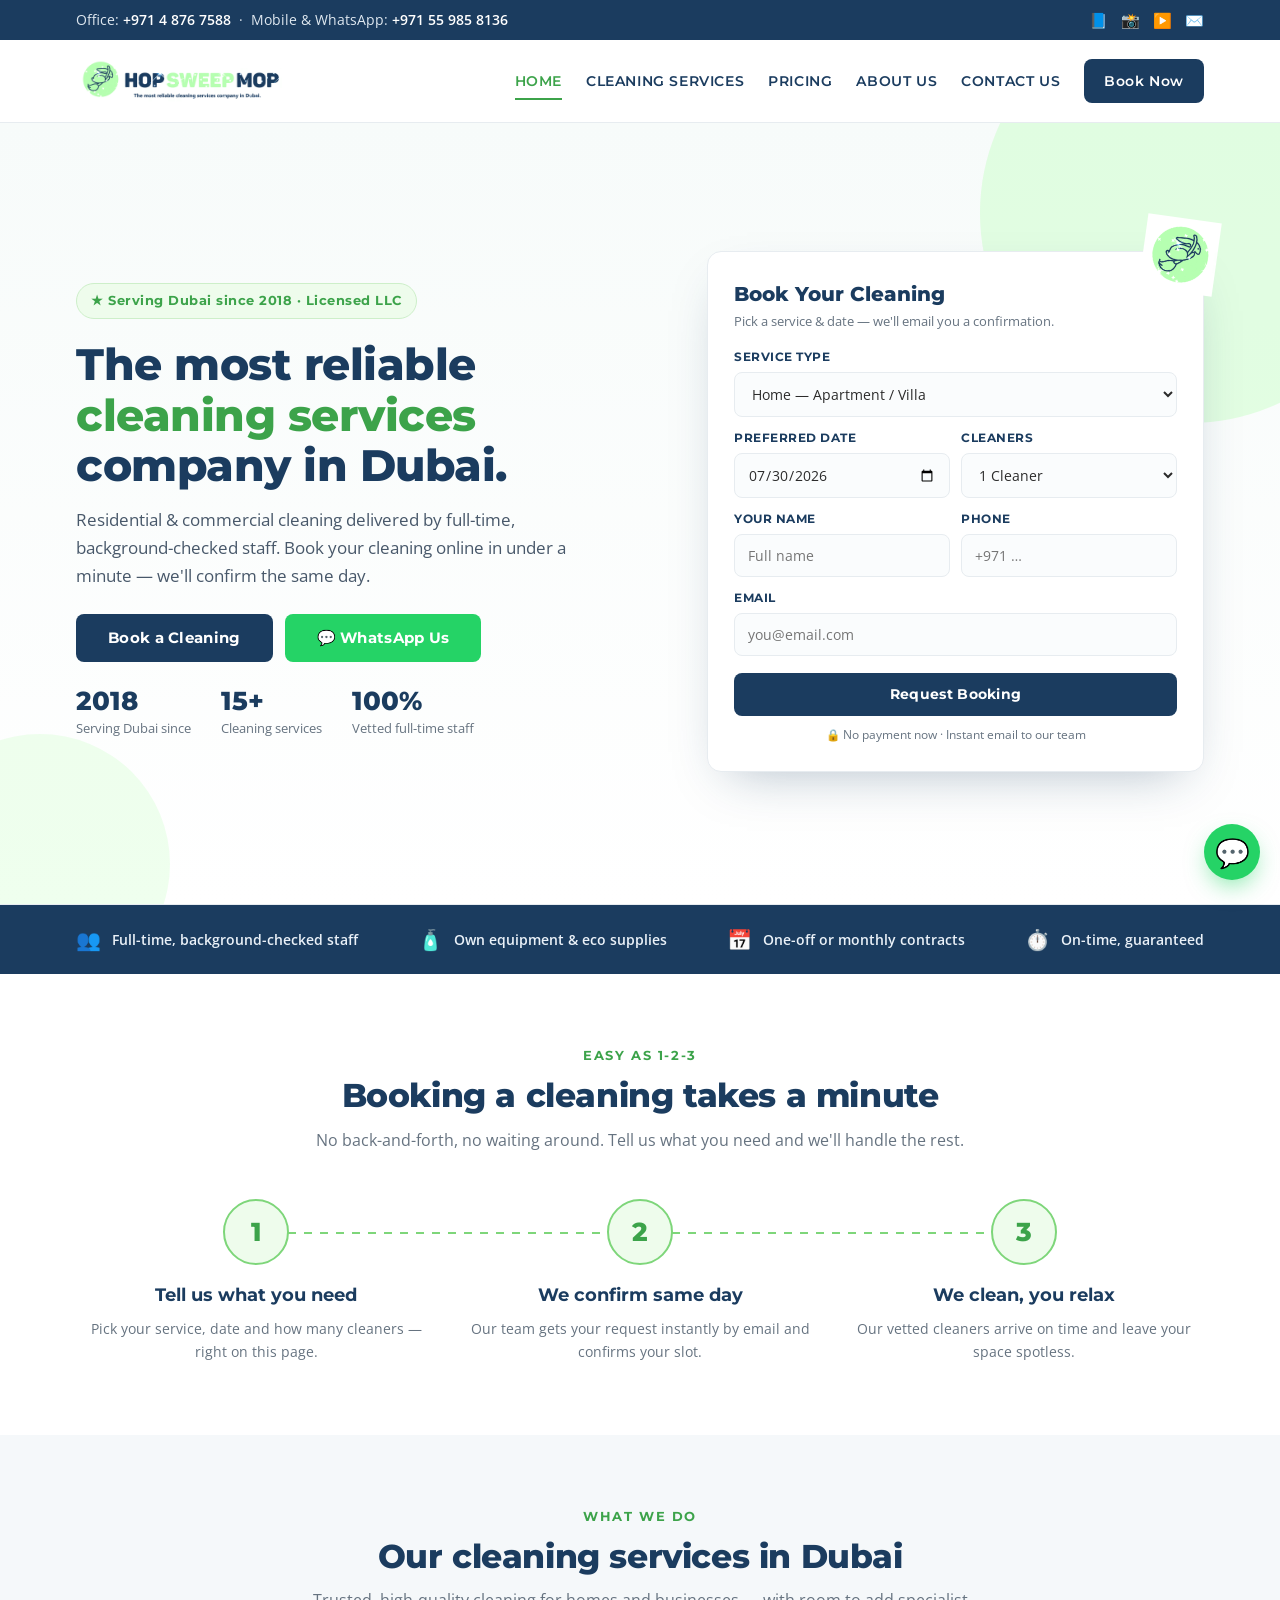
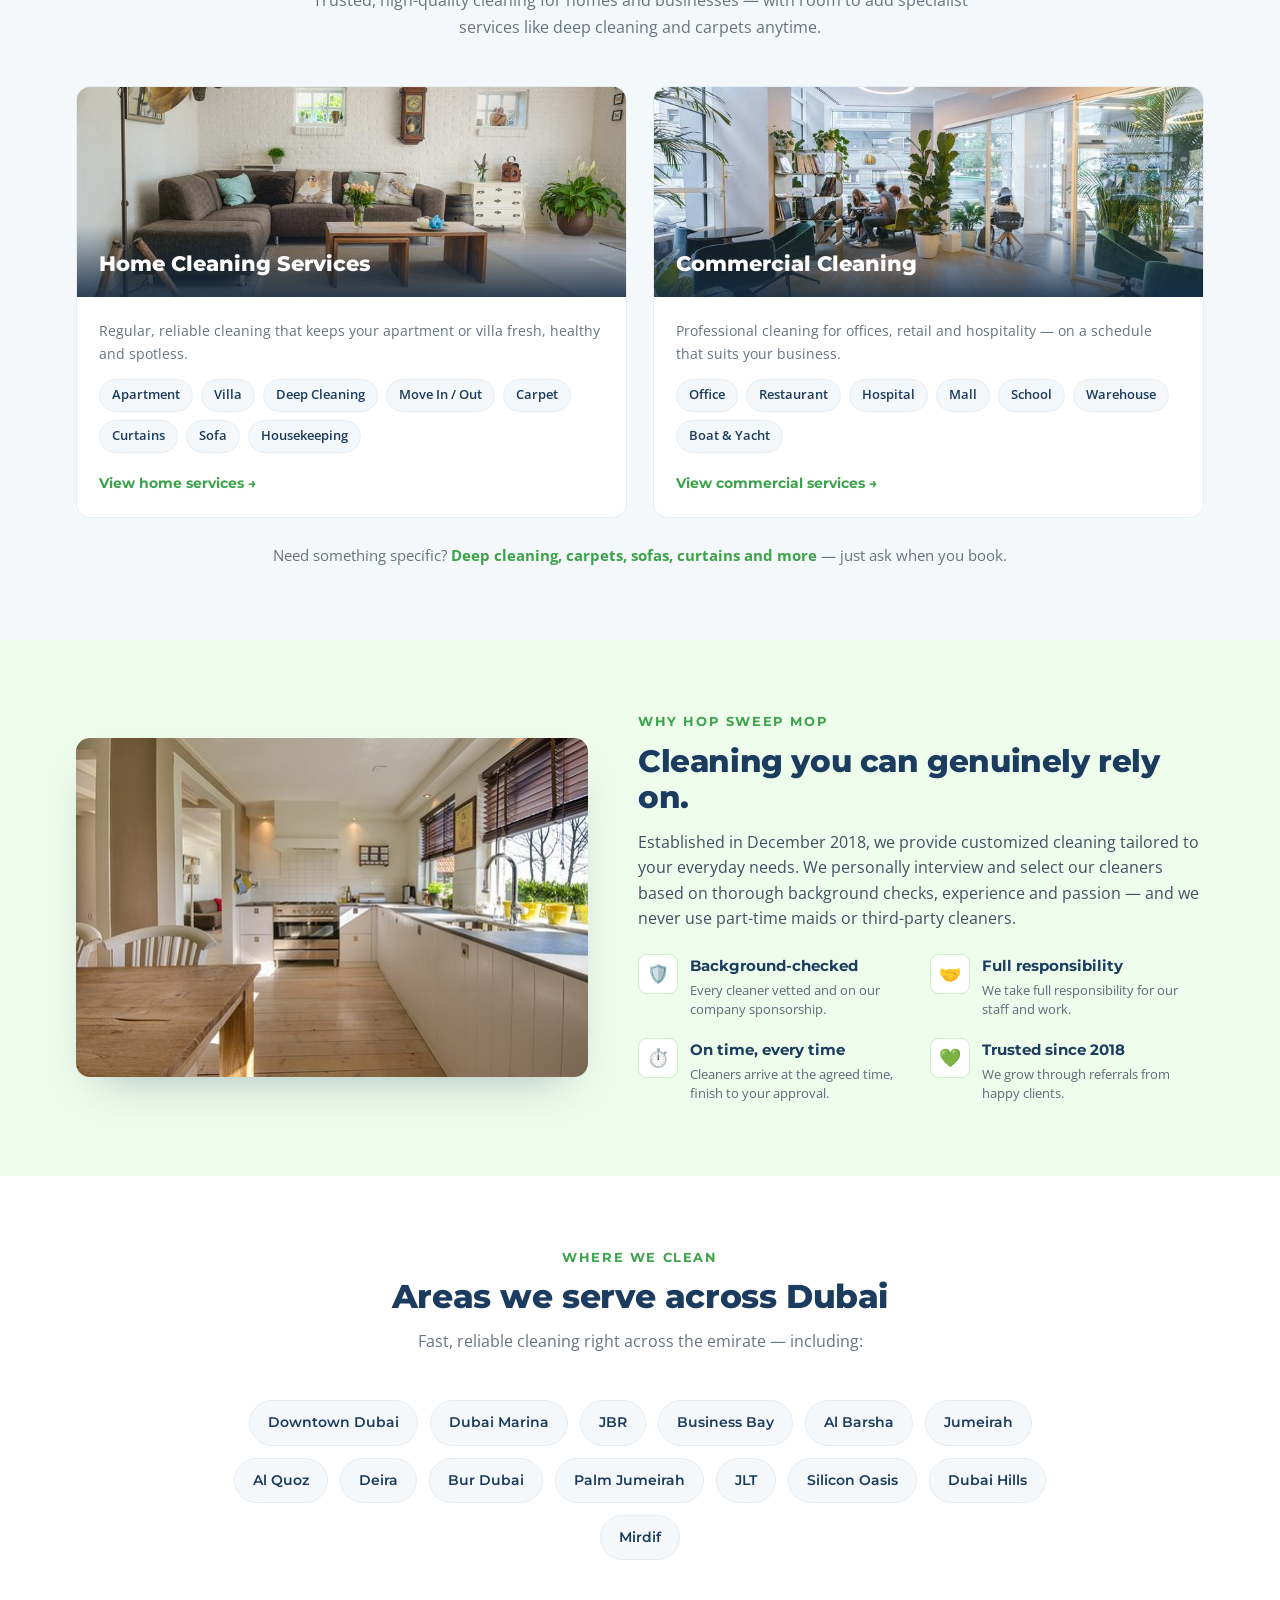
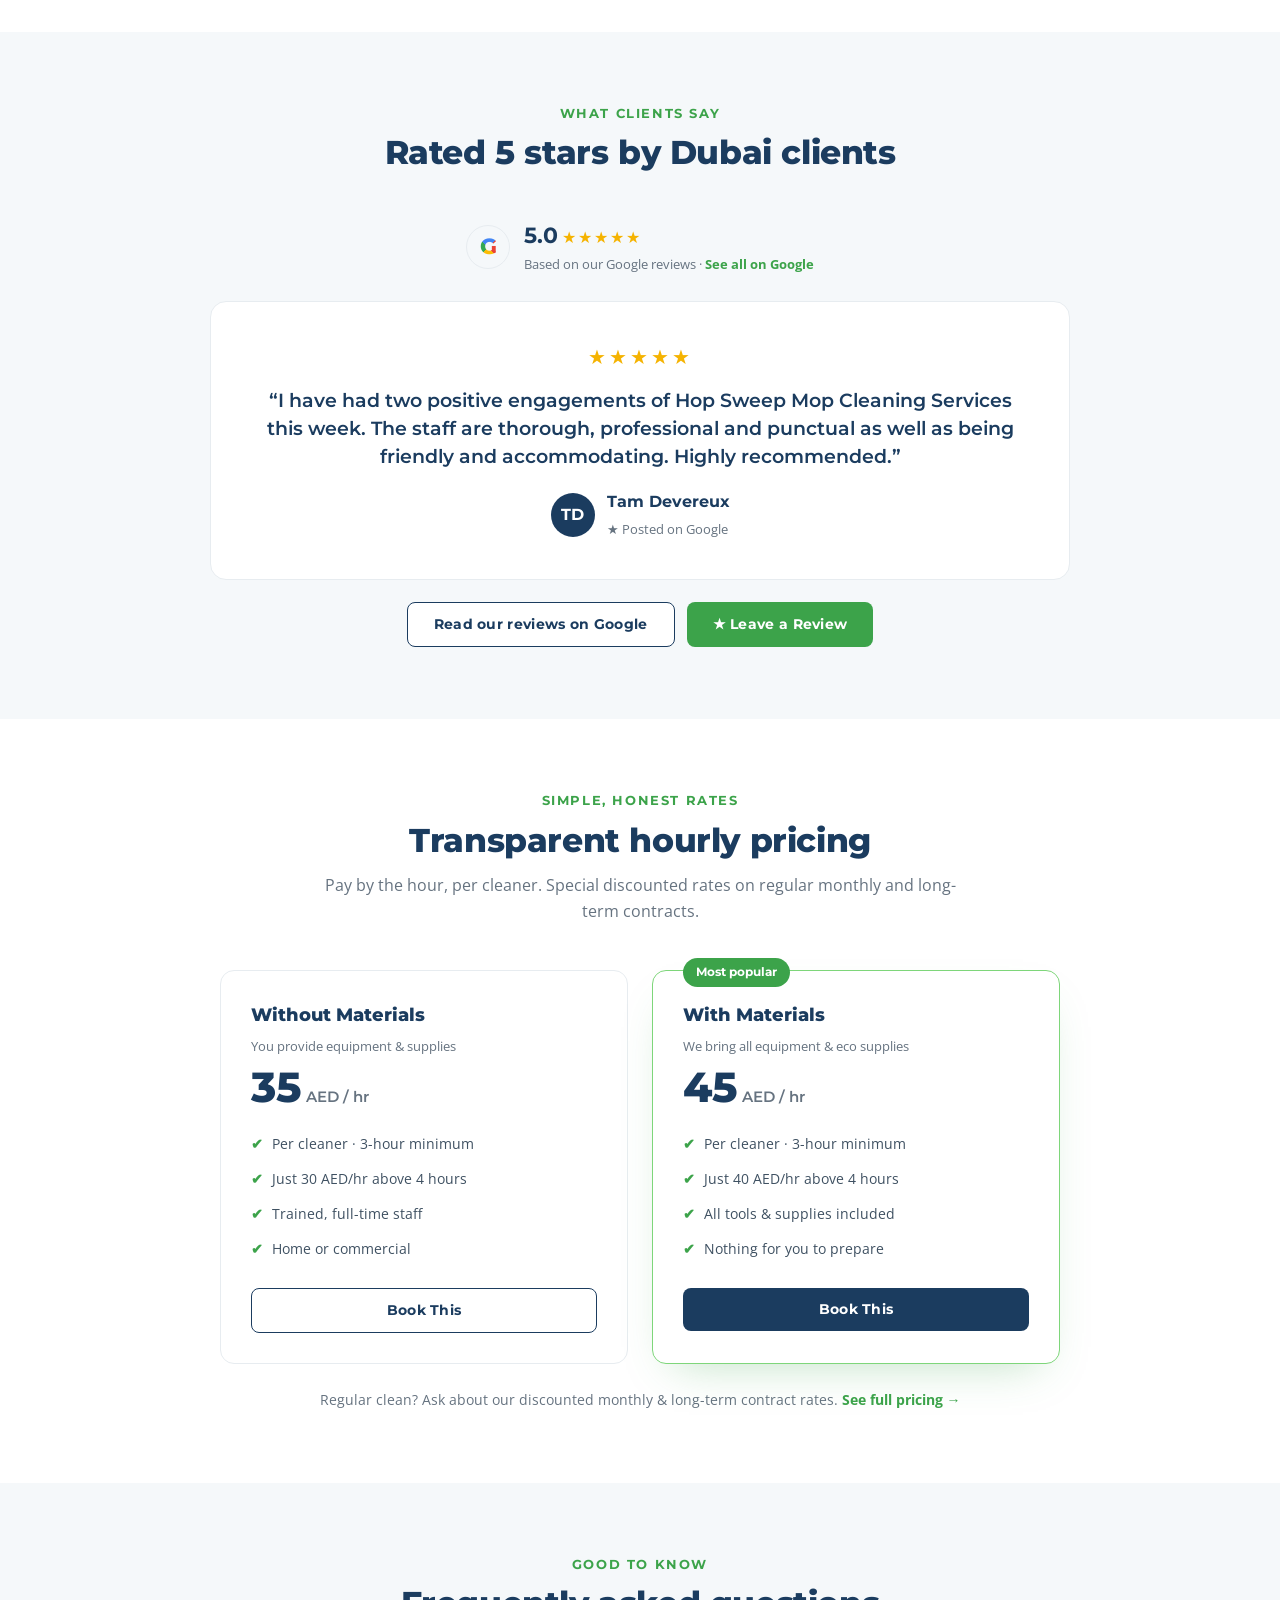
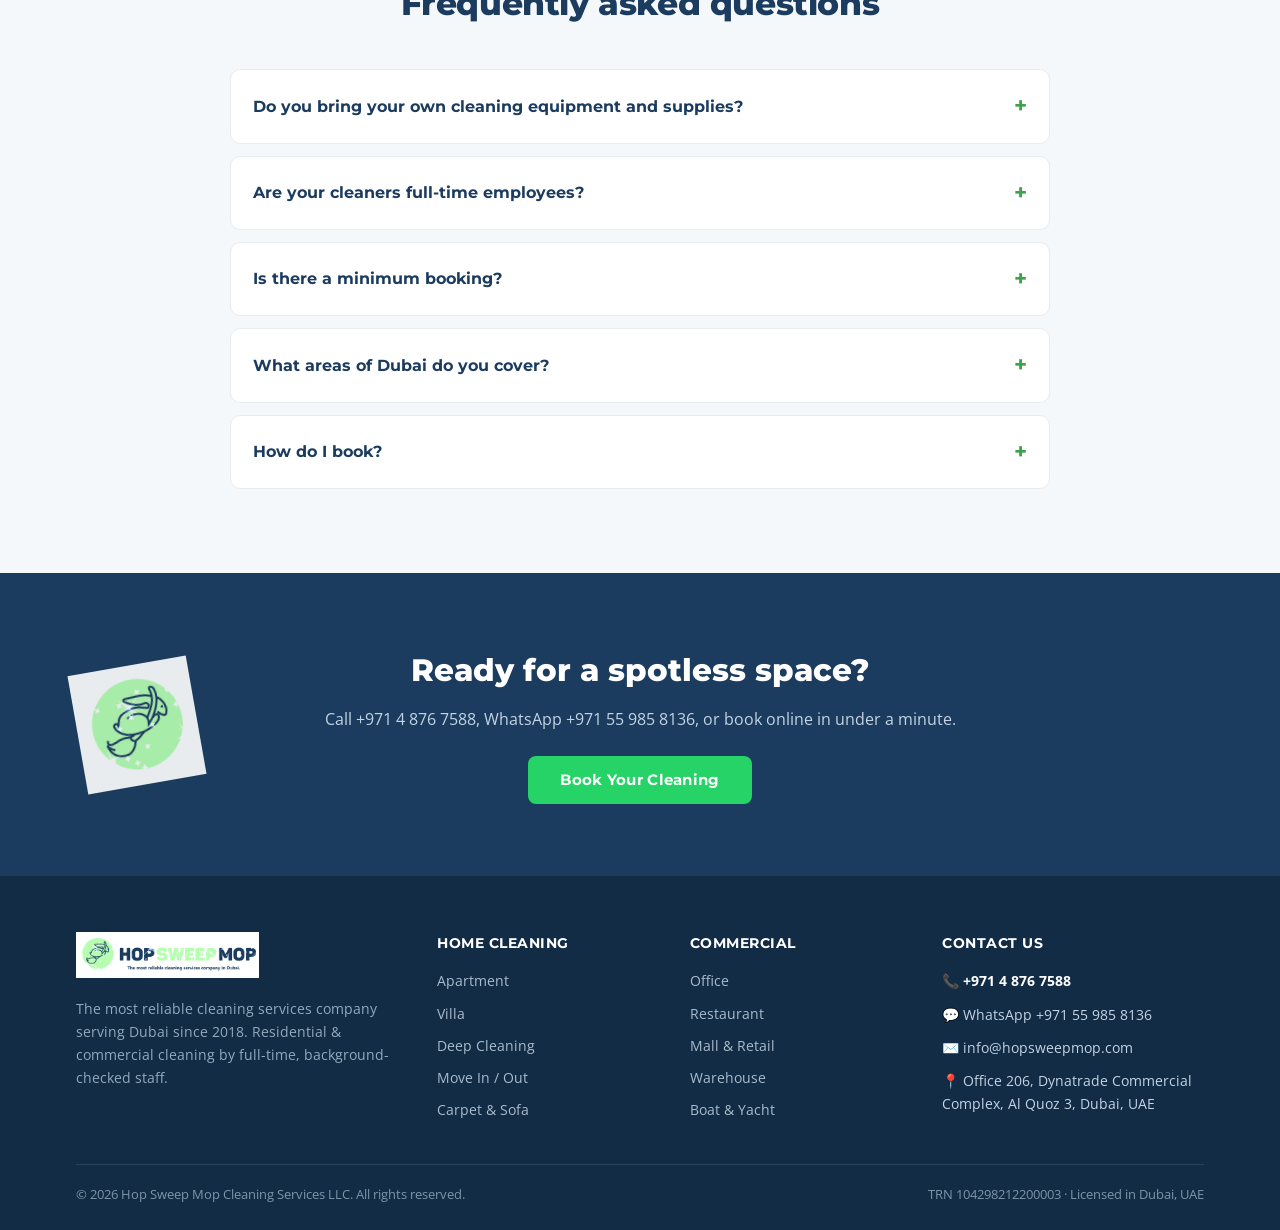
<file: index.html>
<!DOCTYPE html>
<html lang="en">
<head>
<meta charset="UTF-8">
<meta name="viewport" content="width=device-width, initial-scale=1.0">
<title>Hop Sweep Mop Cleaning Services LLC — Reliable Cleaning in Dubai</title>
<meta name="description" content="Dubai's most reliable residential & commercial cleaning company since 2018. Full-time, background-checked staff. Book your cleaning online in under a minute.">
<link rel="preconnect" href="https://fonts.googleapis.com"><link rel="preconnect" href="https://fonts.gstatic.com" crossorigin>
<link href="https://fonts.googleapis.com/css2?family=Montserrat:wght@500;600;700;800&family=Open+Sans:wght@400;500;600;700&display=swap" rel="stylesheet">
<link rel="stylesheet" href="style.css">
<style>
/* Hero */
.hero{background:linear-gradient(180deg,#f7fbfa,#fff);position:relative;overflow:hidden;border-bottom:1px solid var(--line)}
.hero:before{content:"";position:absolute;top:-120px;right:-120px;width:420px;height:420px;border-radius:50%;background:var(--green);opacity:.35}
.hero:after{content:"";position:absolute;bottom:-90px;left:-90px;width:260px;height:260px;border-radius:50%;background:var(--green);opacity:.22}
.hero .wrap{position:relative;display:grid;grid-template-columns:1.08fr .92fr;gap:48px;align-items:center;padding:56px 26px 60px}
.tag{display:inline-flex;align-items:center;gap:8px;background:var(--soft-green);color:var(--green-deep);font-family:'Montserrat';font-weight:700;font-size:12.5px;letter-spacing:.5px;padding:7px 14px;border-radius:30px;margin-bottom:20px;border:1px solid #cdefc9}
.hero h1{font-size:44px;line-height:1.14;font-weight:800;color:var(--navy);letter-spacing:-.5px;margin-bottom:16px}
.hero h1 span{color:var(--green-deep)}
.hero p.lead{font-size:17px;color:#48586a;max-width:520px;margin-bottom:24px}
.hero-cta{display:flex;gap:12px;flex-wrap:wrap;margin-bottom:26px}
.stats{display:flex;gap:30px;flex-wrap:wrap}
.stats .s b{font-family:'Montserrat';display:block;font-size:26px;font-weight:800;color:var(--navy);line-height:1}
.stats .s span{font-size:13px;color:var(--muted)}
.book{background:#fff;border-radius:14px;padding:26px;box-shadow:0 20px 50px -22px rgba(27,60,95,.35);border:1px solid var(--line);position:relative}
.book .masc{position:absolute;top:-34px;right:-14px;width:74px;height:74px;transform:rotate(8deg)}
.book h3{font-size:20px;font-weight:800;color:var(--navy)}
.book .sub{font-size:13px;color:var(--muted);margin-bottom:16px}
.field{margin-bottom:12px}
.field label{display:block;font-family:'Montserrat';font-size:11.5px;font-weight:700;color:var(--navy);text-transform:uppercase;letter-spacing:.5px;margin-bottom:5px}
.field input,.field select{width:100%;padding:11px 13px;border:1.5px solid var(--line);border-radius:8px;font-family:inherit;font-size:14px;color:var(--ink);background:#fafcfd}
.field input:focus,.field select:focus{outline:none;border-color:var(--green-mid)}
.two{display:grid;grid-template-columns:1fr 1fr;gap:11px}
.book .btn-navy{width:100%;justify-content:center;margin-top:5px}
.book .note{text-align:center;font-size:11.5px;color:var(--muted);margin-top:10px}
/* how */
.how{background:#fff}
.steps{display:grid;grid-template-columns:repeat(3,1fr);gap:24px;position:relative}
.step{text-align:center;padding:0 10px;position:relative}
.step .n{width:66px;height:66px;margin:0 auto 16px;border-radius:50%;background:var(--soft-green);border:2px solid var(--green-mid);color:var(--green-deep);font-family:'Montserrat';font-weight:800;font-size:26px;display:flex;align-items:center;justify-content:center;position:relative;z-index:2}
.step h4{font-family:'Montserrat';font-size:18px;font-weight:700;color:var(--navy);margin-bottom:6px}
.step p{font-size:14px;color:var(--muted)}
.steps:before{content:"";position:absolute;top:33px;left:16%;right:16%;height:2px;background:repeating-linear-gradient(90deg,var(--green-mid) 0 8px,transparent 8px 16px);z-index:1}
/* services */
.svc-grid{display:grid;grid-template-columns:1fr 1fr;gap:26px}
.scard{border:1px solid var(--line);border-radius:14px;overflow:hidden;background:#fff;transition:.2s}
.scard:hover{box-shadow:0 18px 40px -22px rgba(27,60,95,.3);transform:translateY(-4px)}
.scard .ph{height:210px;background-size:cover;background-position:center;position:relative}
.scard .ph .lab{position:absolute;left:0;bottom:0;right:0;background:linear-gradient(transparent,rgba(19,44,70,.86));color:#fff;padding:22px 22px 16px;font-family:'Montserrat';font-weight:800;font-size:21px}
.scard .bd{padding:22px}
.scard .bd p{font-size:14px;color:var(--muted);margin-bottom:14px}
.scard ul{list-style:none;display:flex;flex-wrap:wrap;gap:8px;margin-bottom:16px}
.scard ul li{font-size:12.5px;font-weight:600;color:var(--navy);background:var(--soft);border:1px solid var(--line);padding:5px 12px;border-radius:20px}
.scard a.more{font-family:'Montserrat';font-weight:700;font-size:13.5px;color:var(--green-deep)}
.svc-note{text-align:center;margin-top:26px;color:var(--muted);font-size:14.5px}
.svc-note b{color:var(--green-deep)}
/* why */
.why{background:var(--soft-green)}
.why .wrap{display:grid;grid-template-columns:.95fr 1.05fr;gap:50px;align-items:center}
.why img.wp{width:100%;border-radius:14px;box-shadow:0 20px 44px -24px rgba(27,60,95,.4);display:block}
.why h2{font-size:31px;font-weight:800;color:var(--navy);margin-bottom:14px;letter-spacing:-.4px;line-height:1.18}
.why .intro{color:#3f5162;font-size:15.5px;margin-bottom:22px}
.wl{display:grid;grid-template-columns:1fr 1fr;gap:18px}
.wl .w{display:flex;gap:12px;align-items:flex-start}
.wl .w .ic{flex:0 0 auto;width:40px;height:40px;border-radius:9px;background:#fff;border:1px solid #cdefc9;color:var(--green-deep);display:flex;align-items:center;justify-content:center;font-size:18px}
.wl .w h4{font-family:'Montserrat';font-size:15px;font-weight:700;color:var(--navy);margin-bottom:2px}
.wl .w p{font-size:13px;color:#5c6b78;line-height:1.5}
/* areas */
.areas{background:#fff;text-align:center}
.area-chips{display:flex;flex-wrap:wrap;gap:12px;justify-content:center;max-width:820px;margin:0 auto}
.area-chips span{font-family:'Montserrat';font-weight:600;font-size:14px;color:var(--navy);background:var(--soft);border:1px solid var(--line);padding:10px 18px;border-radius:30px}
.area-chips span:hover{background:var(--soft-green);border-color:var(--green-mid)}
/* review */
.review{background:var(--soft)}
.rev-card{max-width:760px;margin:0 auto;text-align:center;border:1px solid var(--line);border-radius:16px;padding:40px;background:#fff}
.rev-card .stars{color:#f5b301;font-size:22px;letter-spacing:3px;margin-bottom:16px}
.rev-card q{font-family:'Montserrat';font-size:20px;font-weight:600;color:var(--navy);line-height:1.5;display:block;margin-bottom:20px}
.rev-card .who{display:flex;align-items:center;justify-content:center;gap:12px}
.rev-card .av{width:44px;height:44px;border-radius:50%;background:var(--navy);color:#fff;display:flex;align-items:center;justify-content:center;font-family:'Montserrat';font-weight:700}
.rev-card .who b{display:block;color:var(--navy);font-family:'Montserrat'}
.rev-card .who span{font-size:13px;color:var(--muted)}
.gbadge{margin-top:8px;font-size:12.5px;color:var(--muted)}
/* google summary + slider */
.gsum{display:flex;align-items:center;gap:14px;justify-content:center;margin-bottom:26px}
.gsum .glogo{width:44px;height:44px;border-radius:50%;background:#fff;border:1px solid var(--line);display:flex;align-items:center;justify-content:center;font-family:'Montserrat';font-weight:800;font-size:22px;background:conic-gradient(from -45deg,#4285F4 0 25%,#EA4335 0 50%,#FBBC05 0 75%,#34A853 0 100%);-webkit-background-clip:text;background-clip:text;color:transparent}
.gsum b{font-family:'Montserrat';font-size:22px;color:var(--navy)}
.gsum .gstars{color:#f5b301;letter-spacing:2px;font-size:16px}
.gsum .gsub{font-size:12.5px;color:var(--muted)}
.gsum .gsub a{color:var(--green-deep);font-weight:700}
.rev-slider{display:flex;align-items:stretch;gap:12px;max-width:860px;margin:0 auto}
.rev-track{flex:1;overflow:hidden;position:relative;border:1px solid var(--line);border-radius:16px;background:#fff}
.rev-slide{position:absolute;inset:0;opacity:0;transition:opacity .5s;padding:38px 40px;display:flex;flex-direction:column;justify-content:center;text-align:center}
.rev-slide.on{opacity:1;position:relative}
.rev-slide .stars{color:#f5b301;font-size:20px;letter-spacing:3px;margin-bottom:14px}
.rev-slide q{font-family:'Montserrat';font-size:18.5px;font-weight:600;color:var(--navy);line-height:1.5;display:block;margin-bottom:18px}
.rev-slide .who{display:flex;align-items:center;justify-content:center;gap:12px}
.rev-slide .av{width:44px;height:44px;border-radius:50%;background:var(--navy);color:#fff;display:flex;align-items:center;justify-content:center;font-family:'Montserrat';font-weight:700}
.rev-slide .who b{display:block;color:var(--navy);font-family:'Montserrat'}
.rev-slide .who span{font-size:13px;color:var(--muted)}
.rnav{flex:0 0 auto;width:44px;border:1px solid var(--line);background:#fff;border-radius:12px;color:var(--navy);font-size:26px;cursor:pointer;transition:.15s;line-height:1}
.rnav:hover{background:var(--navy);color:#fff;border-color:var(--navy)}
.rev-dots{display:flex;gap:8px;justify-content:center;margin-top:18px}
.rev-dots button{width:9px;height:9px;border-radius:50%;border:none;background:#cdd8e0;cursor:pointer;padding:0;transition:.15s}
.rev-dots button.on{background:var(--green-deep);width:22px;border-radius:6px}
@media(max-width:600px){.rnav{display:none}.rev-slide{padding:28px 22px}.rev-slide q{font-size:16px}}
/* pricing teaser */
.pricing{background:#fff}
.pg{display:grid;grid-template-columns:1fr 1fr;gap:24px;max-width:840px;margin:0 auto}
.pc{background:#fff;border:1.5px solid var(--line);border-radius:14px;padding:30px;position:relative}
.pc.feat{border-color:var(--green-mid);box-shadow:0 20px 44px -22px rgba(60,163,74,.35)}
.pc .ptag{position:absolute;top:-13px;left:30px;background:var(--green-deep);color:#fff;font-family:'Montserrat';font-size:11.5px;font-weight:700;padding:5px 13px;border-radius:20px}
.pc h3{font-size:18px;color:var(--navy);font-weight:800;margin-bottom:5px}
.pc .from{font-size:13px;color:var(--muted);margin-bottom:8px}
.pc .amt{font-family:'Montserrat';font-size:42px;font-weight:800;color:var(--navy);line-height:1}
.pc .amt span{font-size:15px;font-weight:600;color:var(--muted)}
.pc ul{list-style:none;margin:18px 0 22px}
.pc ul li{display:flex;gap:9px;font-size:14px;color:#3f5162;padding:6px 0}
.pc ul li .c{color:var(--green-deep);font-weight:800}
.pc .btn{width:100%;justify-content:center}
.pnote{text-align:center;color:var(--muted);font-size:14px;margin-top:24px}
/* faq */
.faq{background:var(--soft)}
.faq-list{max-width:820px;margin:0 auto}
.qa{background:#fff;border:1px solid var(--line);border-radius:10px;margin-bottom:12px;padding:18px 22px}
.qa summary{font-family:'Montserrat';font-weight:700;color:var(--navy);font-size:15.5px;cursor:pointer;list-style:none;display:flex;justify-content:space-between;align-items:center}
.qa summary::-webkit-details-marker{display:none}
.qa summary:after{content:"+";color:var(--green-deep);font-size:22px;font-weight:700}
.qa[open] summary:after{content:"–"}
.qa p{margin-top:12px;color:#5c6b78;font-size:14.5px}
/* cta */
.cta{background:var(--navy);color:#fff;text-align:center;position:relative;overflow:hidden}
.cta .masc{position:absolute;left:6%;top:50%;transform:translateY(-50%) rotate(-10deg);width:120px;opacity:.9}
.cta h2{font-size:31px;font-weight:800;margin-bottom:10px}
.cta p{color:#c3d4e4;font-size:16px;margin-bottom:24px}
.cta .btn{background:var(--wa);color:#fff}.cta .btn:hover{background:#1eb457}
@media(max-width:900px){
 .hero .wrap,.why .wrap,.svc-grid,.pg{grid-template-columns:1fr}
 .steps{grid-template-columns:1fr;gap:28px}.steps:before{display:none}
 .hero h1{font-size:33px}.why img.wp{max-height:280px;object-fit:cover}
 .fg{grid-template-columns:1fr 1fr}.cta .masc{display:none}
}
</style>
</head>
<body>

<div class="topbar"><div class="wrap">
  <div>Office: <b>+971 4 876 7588</b> &nbsp;·&nbsp; Mobile & WhatsApp: <b>+971 55 985 8136</b></div>
  <div class="soc"><a href="#">📘</a><a href="#">📸</a><a href="#">▶️</a><a href="#">✉️</a></div>
</div></div>

<header class="site"><div class="wrap">
  <a class="logo" href="index.html"><img src="assets/hsm-sparkling-clean-text-under_7.gif" alt="Hop Sweep Mop Cleaning Services LLC"></a>
  <nav class="menu">
    <a href="index.html" class="active">Home</a>
    <a href="cleaning-services.html">Cleaning Services</a>
    <a href="cleaning-pricing.html">Pricing</a>
    <a href="about-cleaning.html">About Us</a>
    <a href="contact-cleaning.html">Contact Us</a>
    <a href="contact-cleaning.html" class="navbtn">Book Now</a>
  </nav>
</div></header>

<!-- Hero -->
<section class="hero"><div class="wrap">
  <div>
    <div class="tag">★ Serving Dubai since 2018 · Licensed LLC</div>
    <h1>The most reliable <span>cleaning services</span> company in Dubai.</h1>
    <p class="lead">Residential & commercial cleaning delivered by full-time, background-checked staff. Book your cleaning online in under a minute — we'll confirm the same day.</p>
    <div class="hero-cta">
      <a class="btn btn-navy btn-lg" href="#book">Book a Cleaning</a>
      <a class="btn btn-wa btn-lg" href="#">💬 WhatsApp Us</a>
    </div>
    <div class="stats">
      <div class="s"><b>2018</b><span>Serving Dubai since</span></div>
      <div class="s"><b>15+</b><span>Cleaning services</span></div>
      <div class="s"><b>100%</b><span>Vetted full-time staff</span></div>
    </div>
  </div>
  <div class="book" id="book">
    <img class="masc" src="assets/mascot.png" alt="">
    <h3>Book Your Cleaning</h3>
    <p class="sub">Pick a service & date — we'll email you a confirmation.</p>
    <div class="field"><label>Service Type</label>
      <select><option>Home — Apartment / Villa</option><option>Deep Cleaning</option><option>Move In / Move Out</option><option>Carpet / Sofa / Curtains</option><option>Commercial — Office</option><option>Commercial — Other</option></select></div>
    <div class="two">
      <div class="field"><label>Preferred Date</label><input type="date" value="2026-07-30"></div>
      <div class="field"><label>Cleaners</label><select><option>1 Cleaner</option><option>2 Cleaners</option><option>3+ Cleaners</option></select></div>
    </div>
    <div class="two">
      <div class="field"><label>Your Name</label><input type="text" placeholder="Full name"></div>
      <div class="field"><label>Phone</label><input type="text" placeholder="+971 …"></div>
    </div>
    <div class="field"><label>Email</label><input type="email" placeholder="you@email.com"></div>
    <a class="btn btn-navy" href="#">Request Booking</a>
    <div class="note">🔒 No payment now · Instant email to our team</div>
  </div>
</div></section>

<div class="strip"><div class="wrap">
  <div class="i"><span class="ic">👥</span> Full-time, background-checked staff</div>
  <div class="i"><span class="ic">🧴</span> Own equipment & eco supplies</div>
  <div class="i"><span class="ic">📅</span> One-off or monthly contracts</div>
  <div class="i"><span class="ic">⏱️</span> On-time, guaranteed</div>
</div></div>

<!-- How it works -->
<section class="how"><div class="wrap">
  <div class="sh">
    <div class="eyebrow">Easy as 1-2-3</div>
    <h2>Booking a cleaning takes a minute</h2>
    <p>No back-and-forth, no waiting around. Tell us what you need and we'll handle the rest.</p>
  </div>
  <div class="steps">
    <div class="step"><div class="n">1</div><h4>Tell us what you need</h4><p>Pick your service, date and how many cleaners — right on this page.</p></div>
    <div class="step"><div class="n">2</div><h4>We confirm same day</h4><p>Our team gets your request instantly by email and confirms your slot.</p></div>
    <div class="step"><div class="n">3</div><h4>We clean, you relax</h4><p>Our vetted cleaners arrive on time and leave your space spotless.</p></div>
  </div>
</div></section>

<!-- services -->
<section id="services" style="background:var(--soft)"><div class="wrap">
  <div class="sh">
    <div class="eyebrow">What we do</div>
    <h2>Our cleaning services in Dubai</h2>
    <p>Trusted, high-quality cleaning for homes and businesses — with room to add specialist services like deep cleaning and carpets anytime.</p>
  </div>
  <div class="svc-grid">
    <div class="scard">
      <div class="ph" style="background-image:url('assets/home-cleaning_1.jpg')"><div class="lab">Home Cleaning Services</div></div>
      <div class="bd">
        <p>Regular, reliable cleaning that keeps your apartment or villa fresh, healthy and spotless.</p>
        <ul><li>Apartment</li><li>Villa</li><li>Deep Cleaning</li><li>Move In / Out</li><li>Carpet</li><li>Curtains</li><li>Sofa</li><li>Housekeeping</li></ul>
        <a class="more" href="cleaning-services.html">View home services →</a>
      </div>
    </div>
    <div class="scard">
      <div class="ph" style="background-image:url('assets/cleaning-office.jpg')"><div class="lab">Commercial Cleaning</div></div>
      <div class="bd">
        <p>Professional cleaning for offices, retail and hospitality — on a schedule that suits your business.</p>
        <ul><li>Office</li><li>Restaurant</li><li>Hospital</li><li>Mall</li><li>School</li><li>Warehouse</li><li>Boat & Yacht</li></ul>
        <a class="more" href="cleaning-services.html">View commercial services →</a>
      </div>
    </div>
  </div>
  <p class="svc-note">Need something specific? <b>Deep cleaning, carpets, sofas, curtains and more</b> — just ask when you book.</p>
</div></section>

<!-- why -->
<section class="why" id="why"><div class="wrap">
  <img class="wp" src="assets/cleaning-house-kitchen_1.jpg" alt="Professional home cleaning in Dubai">
  <div>
    <div class="eyebrow">Why Hop Sweep Mop</div>
    <h2>Cleaning you can genuinely rely on.</h2>
    <p class="intro">Established in December 2018, we provide customized cleaning tailored to your everyday needs. We personally interview and select our cleaners based on thorough background checks, experience and passion — and we never use part-time maids or third-party cleaners.</p>
    <div class="wl">
      <div class="w"><div class="ic">🛡️</div><div><h4>Background-checked</h4><p>Every cleaner vetted and on our company sponsorship.</p></div></div>
      <div class="w"><div class="ic">🤝</div><div><h4>Full responsibility</h4><p>We take full responsibility for our staff and work.</p></div></div>
      <div class="w"><div class="ic">⏱️</div><div><h4>On time, every time</h4><p>Cleaners arrive at the agreed time, finish to your approval.</p></div></div>
      <div class="w"><div class="ic">💚</div><div><h4>Trusted since 2018</h4><p>We grow through referrals from happy clients.</p></div></div>
    </div>
  </div>
</div></section>

<!-- areas -->
<section class="areas"><div class="wrap">
  <div class="sh"><div class="eyebrow">Where we clean</div><h2>Areas we serve across Dubai</h2><p>Fast, reliable cleaning right across the emirate — including:</p></div>
  <div class="area-chips">
    <span>Downtown Dubai</span><span>Dubai Marina</span><span>JBR</span><span>Business Bay</span><span>Al Barsha</span><span>Jumeirah</span><span>Al Quoz</span><span>Deira</span><span>Bur Dubai</span><span>Palm Jumeirah</span><span>JLT</span><span>Silicon Oasis</span><span>Dubai Hills</span><span>Mirdif</span>
  </div>
</div></section>

<!-- review -->
<section class="review"><div class="wrap">
  <div class="sh"><div class="eyebrow">What clients say</div><h2>Rated 5 stars by Dubai clients</h2></div>
  <div class="gsum">
    <span class="glogo">G</span>
    <div><b>5.0</b> <span class="gstars">★★★★★</span><div class="gsub">Based on our Google reviews · <a href="https://g.page/r/CXmaZpcFd92PEAI/review" target="_blank" rel="noopener">See all on Google</a></div></div>
  </div>
  <div class="rev-slider" id="revSlider">
    <button class="rnav prev" id="revPrev" aria-label="Previous review">‹</button>
    <div class="rev-track" id="revTrack"><!-- slides injected by JS --></div>
    <button class="rnav next" id="revNext" aria-label="Next review">›</button>
  </div>
  <div class="rev-dots" id="revDots"></div>
  <div style="text-align:center;margin-top:22px;display:flex;gap:12px;justify-content:center;flex-wrap:wrap">
    <a class="btn btn-out" href="https://g.page/r/CXmaZpcFd92PEAI/review" target="_blank" rel="noopener">Read our reviews on Google</a>
    <a class="btn btn-green" href="https://g.page/r/CXmaZpcFd92PEAI/review" target="_blank" rel="noopener">★ Leave a Review</a>
  </div>
</div></section>

<!-- pricing -->
<section class="pricing" id="pricing"><div class="wrap">
  <div class="sh"><div class="eyebrow">Simple, honest rates</div><h2>Transparent hourly pricing</h2><p>Pay by the hour, per cleaner. Special discounted rates on regular monthly and long-term contracts.</p></div>
  <div class="pg">
    <div class="pc">
      <h3>Without Materials</h3><div class="from">You provide equipment & supplies</div>
      <div class="amt">35<span> AED / hr</span></div>
      <ul><li><span class="c">✔</span> Per cleaner · 3-hour minimum</li><li><span class="c">✔</span> Just 30 AED/hr above 4 hours</li><li><span class="c">✔</span> Trained, full-time staff</li><li><span class="c">✔</span> Home or commercial</li></ul>
      <a class="btn btn-out" href="contact-cleaning.html">Book This</a>
    </div>
    <div class="pc feat">
      <span class="ptag">Most popular</span>
      <h3>With Materials</h3><div class="from">We bring all equipment & eco supplies</div>
      <div class="amt">45<span> AED / hr</span></div>
      <ul><li><span class="c">✔</span> Per cleaner · 3-hour minimum</li><li><span class="c">✔</span> Just 40 AED/hr above 4 hours</li><li><span class="c">✔</span> All tools & supplies included</li><li><span class="c">✔</span> Nothing for you to prepare</li></ul>
      <a class="btn btn-navy" href="contact-cleaning.html">Book This</a>
    </div>
  </div>
  <p class="pnote">Regular clean? Ask about our discounted monthly & long-term contract rates. <a href="cleaning-pricing.html" style="color:var(--green-deep);font-weight:700">See full pricing →</a></p>
</div></section>

<!-- faq -->
<section class="faq"><div class="wrap">
  <div class="sh"><div class="eyebrow">Good to know</div><h2>Frequently asked questions</h2></div>
  <div class="faq-list">
    <details class="qa"><summary>Do you bring your own cleaning equipment and supplies?</summary><p>Yes — choose our "with materials" option and our team brings everything, including eco-friendly supplies. Prefer to use your own? Our "without materials" rate is a little lower.</p></details>
    <details class="qa"><summary>Are your cleaners full-time employees?</summary><p>Absolutely. We hire full-time, background-checked staff on our own company sponsorship. We never use part-time maids or third-party cleaners, so you always know who's in your space.</p></details>
    <details class="qa"><summary>Is there a minimum booking?</summary><p>Yes, a 3-hour minimum per cleaner. Above 4 hours the hourly rate drops. For regular jobs we offer discounted monthly and long-term contract rates.</p></details>
    <details class="qa"><summary>What areas of Dubai do you cover?</summary><p>We serve all of Dubai — from Downtown, Marina and Business Bay to Al Quoz, Jumeirah, Mirdif and beyond. If you're in Dubai, we can help.</p></details>
    <details class="qa"><summary>How do I book?</summary><p>Use the booking form on this page, call us on +971 4 876 7588, or WhatsApp +971 55 985 8136. We confirm your slot the same day.</p></details>
  </div>
</div></section>

<!-- cta -->
<section class="cta" id="contact"><div class="wrap">
  <img class="masc" src="assets/mascot.png" alt="">
  <h2>Ready for a spotless space?</h2>
  <p>Call +971 4 876 7588, WhatsApp +971 55 985 8136, or book online in under a minute.</p>
  <a class="btn btn-lg" href="#book">Book Your Cleaning</a>
</div></section>

<footer><div class="wrap">
  <div class="fg">
    <div><img class="flogo" src="assets/hsm-sparkling-clean-text-under_7.gif" alt="Hop Sweep Mop"><p class="d">The most reliable cleaning services company serving Dubai since 2018. Residential & commercial cleaning by full-time, background-checked staff.</p></div>
    <div><h5>Home Cleaning</h5><ul><li><a href="cleaning-services.html">Apartment</a></li><li><a href="cleaning-services.html">Villa</a></li><li><a href="cleaning-services.html">Deep Cleaning</a></li><li><a href="cleaning-services.html">Move In / Out</a></li><li><a href="cleaning-services.html">Carpet & Sofa</a></li></ul></div>
    <div><h5>Commercial</h5><ul><li><a href="cleaning-services.html">Office</a></li><li><a href="cleaning-services.html">Restaurant</a></li><li><a href="cleaning-services.html">Mall & Retail</a></li><li><a href="cleaning-services.html">Warehouse</a></li><li><a href="cleaning-services.html">Boat & Yacht</a></li></ul></div>
    <div class="fc"><h5>Contact Us</h5><div><b>📞 +971 4 876 7588</b></div><div>💬 WhatsApp +971 55 985 8136</div><div>✉️ info@hopsweepmop.com</div><div>📍 Office 206, Dynatrade Commercial Complex, Al Quoz 3, Dubai, UAE</div></div>
  </div>
  <div class="fb"><span>© 2026 Hop Sweep Mop Cleaning Services LLC. All rights reserved.</span><span>TRN 104298212200003 · Licensed in Dubai, UAE</span></div>
</div></footer>
<a class="wafloat" href="#" title="WhatsApp us">💬</a>
<script>
// Google reviews slider. On the live WordPress site this list is populated
// automatically from the real Google Business reviews (auto-updates).
var REVIEWS = [
  {name:"Tam Devereux", initials:"TD", stars:5, meta:"★ Posted on Google",
   text:"I have had two positive engagements of Hop Sweep Mop Cleaning Services this week. The staff are thorough, professional and punctual as well as being friendly and accommodating. Highly recommended."}
];
(function(){
  var track=document.getElementById('revTrack'),dots=document.getElementById('revDots'),
      prev=document.getElementById('revPrev'),next=document.getElementById('revNext'),i=0,timer;
  if(!track) return;
  REVIEWS.forEach(function(r,idx){
    var s=document.createElement('div');s.className='rev-slide'+(idx===0?' on':'');
    s.innerHTML='<div class="stars">'+'★'.repeat(r.stars)+'</div><q>'+r.text+'</q>'+
      '<div class="who"><div class="av">'+r.initials+'</div><div style="text-align:left"><b>'+r.name+'</b><span>'+r.meta+'</span></div></div>';
    track.appendChild(s);
    var d=document.createElement('button');if(idx===0)d.className='on';
    d.addEventListener('click',function(){go(idx);});dots.appendChild(d);
  });
  var slides=track.querySelectorAll('.rev-slide'),ds=dots.querySelectorAll('button');
  var multi=REVIEWS.length>1;
  if(!multi){prev.style.display='none';next.style.display='none';dots.style.display='none';}
  function go(n){slides[i].classList.remove('on');ds[i].classList.remove('on');
    i=(n+slides.length)%slides.length;slides[i].classList.add('on');ds[i].classList.add('on');restart();}
  function restart(){if(!multi)return;clearInterval(timer);timer=setInterval(function(){go(i+1);},5000);}
  prev.addEventListener('click',function(){go(i-1);});
  next.addEventListener('click',function(){go(i+1);});
  restart();
})();
</script>
</body>
</html>
</file>
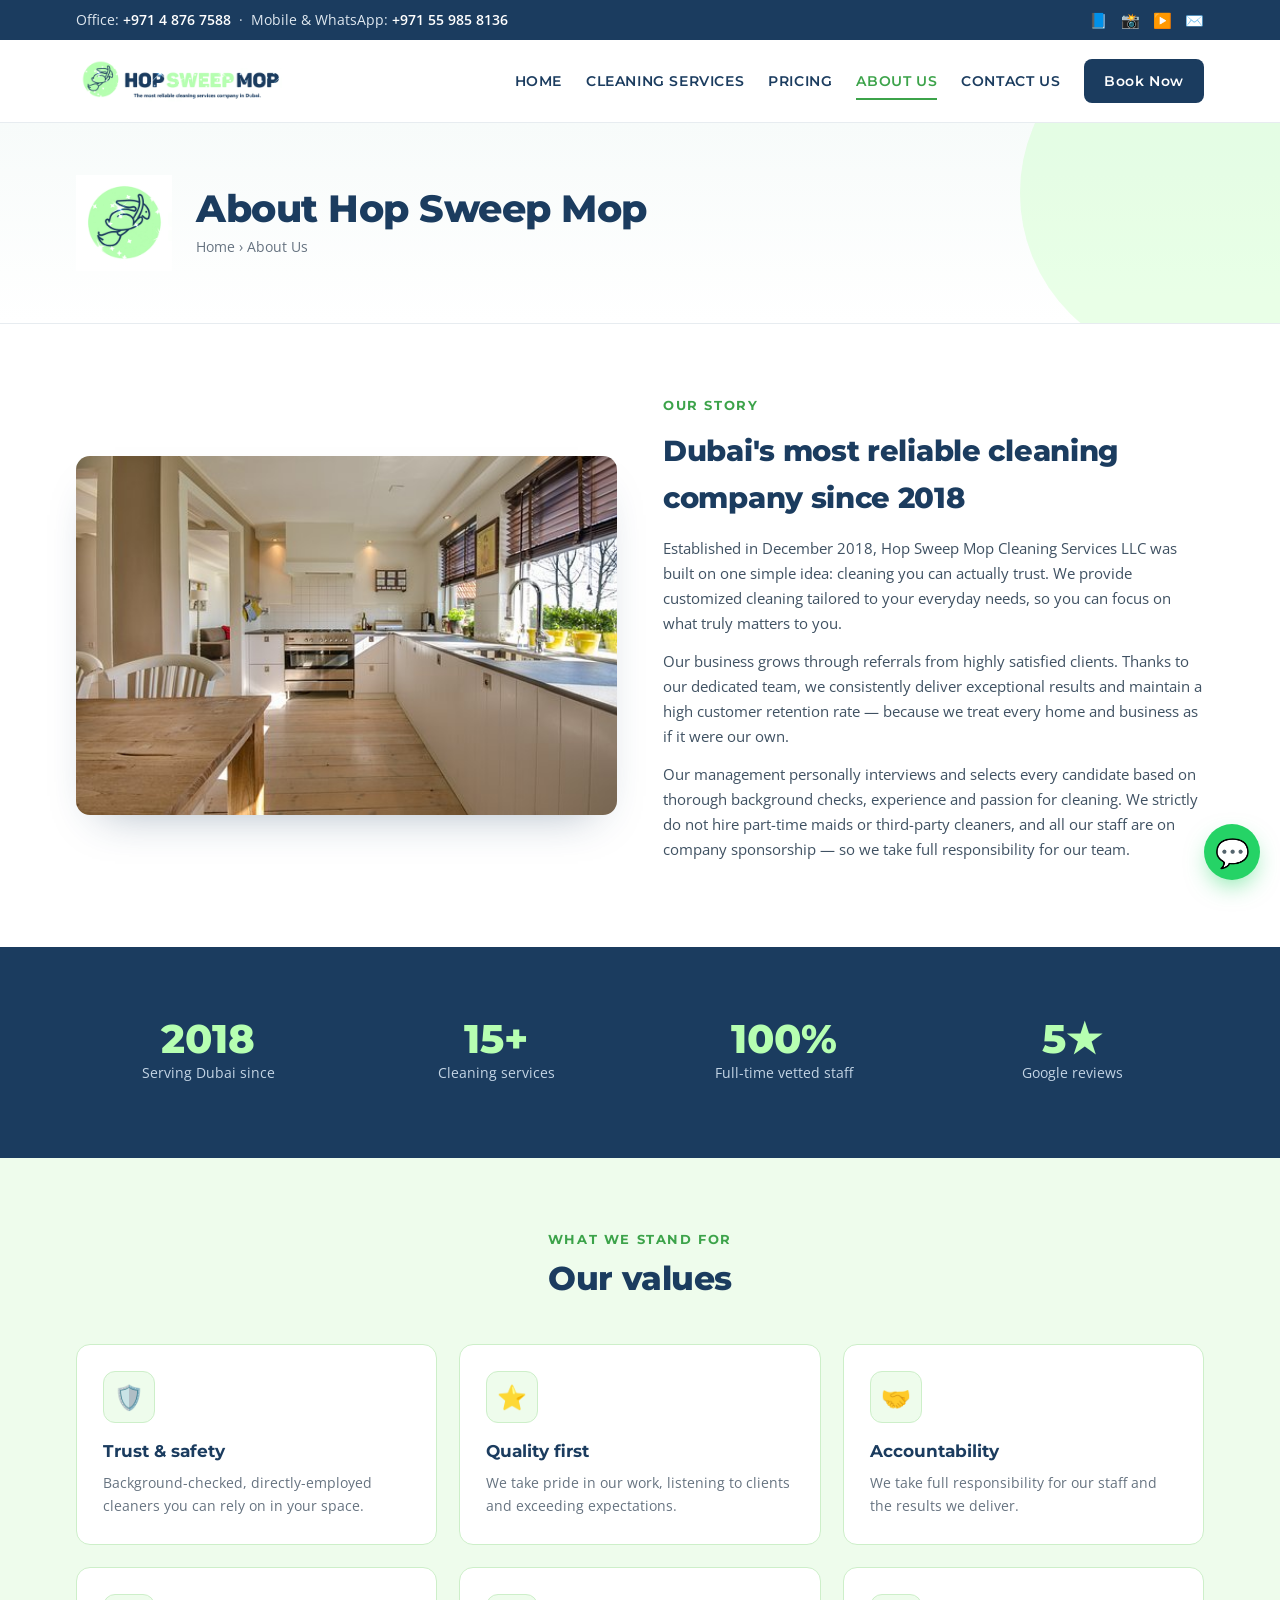
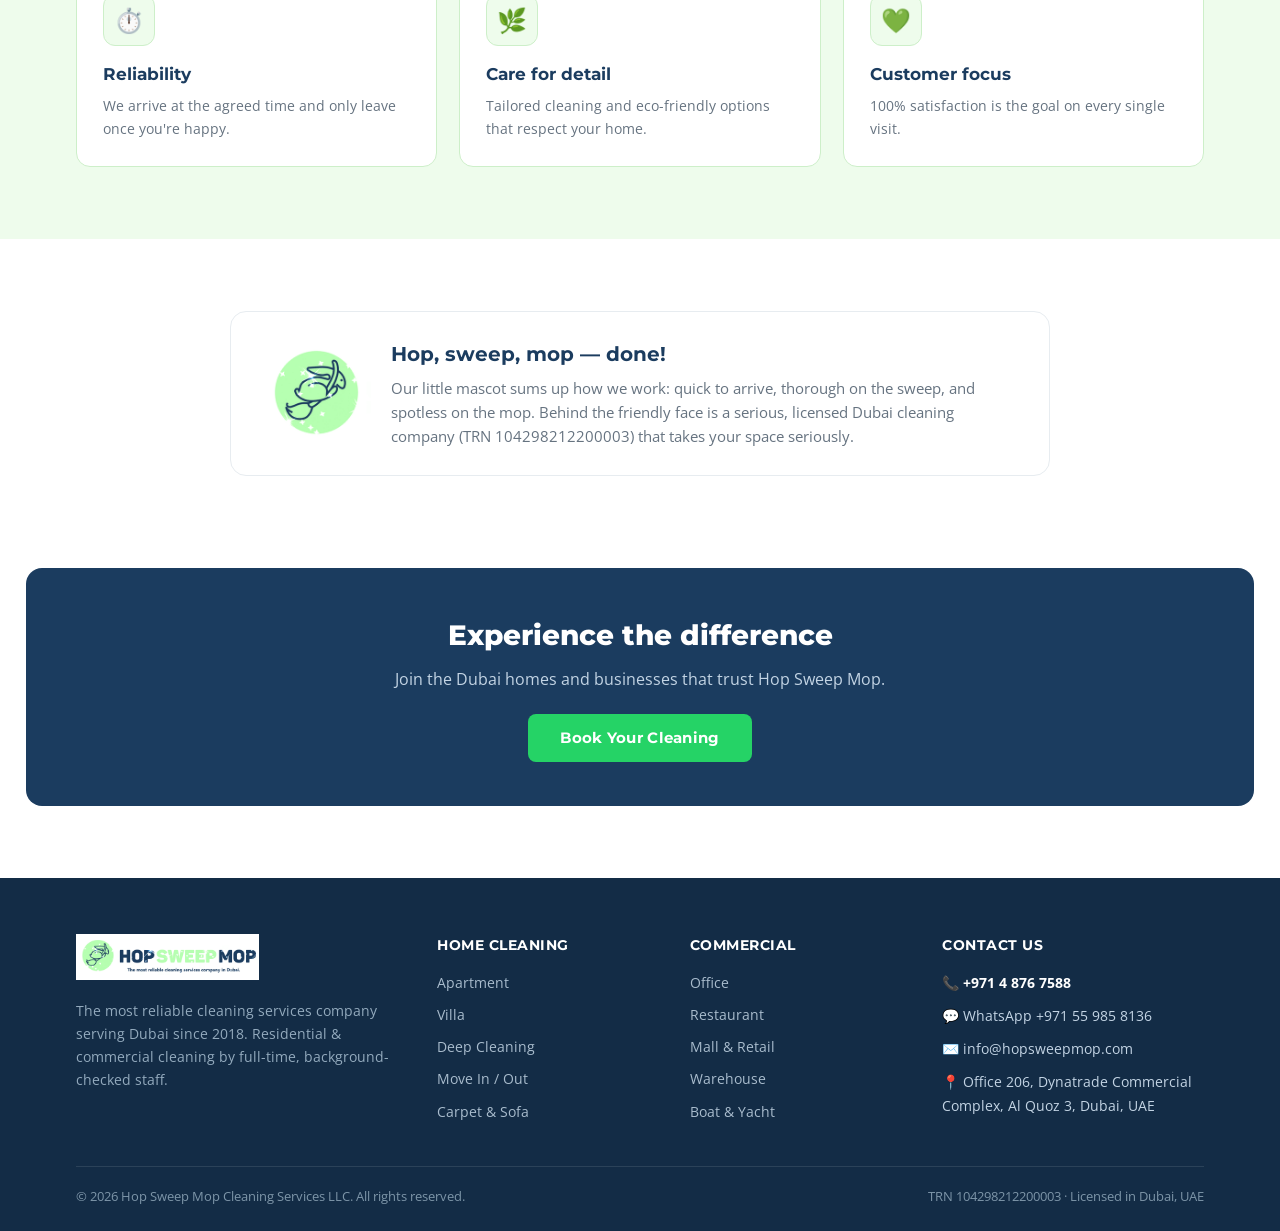
<file: about-cleaning.html>
<!DOCTYPE html>
<html lang="en">
<head>
<meta charset="UTF-8"><meta name="viewport" content="width=device-width, initial-scale=1.0">
<title>About Us — Hop Sweep Mop Cleaning Services LLC, Dubai</title>
<meta name="description" content="Established in Dubai in December 2018, Hop Sweep Mop provides reliable cleaning with full-time, background-checked staff. Learn about our story and values.">
<link rel="preconnect" href="https://fonts.googleapis.com"><link rel="preconnect" href="https://fonts.gstatic.com" crossorigin>
<link href="https://fonts.googleapis.com/css2?family=Montserrat:wght@500;600;700;800&family=Open+Sans:wght@400;500;600;700&display=swap" rel="stylesheet">
<link rel="stylesheet" href="style.css">
<style>
.story{display:grid;grid-template-columns:1fr 1fr;gap:46px;align-items:center}
.story img{width:100%;border-radius:14px;box-shadow:0 20px 44px -24px rgba(27,60,95,.4)}
.story h2{font-size:29px;font-weight:800;color:var(--navy);margin-bottom:14px;letter-spacing:-.3px}
.story p{color:#3f5162;font-size:15px;margin-bottom:14px}
.statband{background:var(--navy);color:#fff}
.statband .wrap{display:grid;grid-template-columns:repeat(4,1fr);gap:24px;text-align:center}
.statband b{font-family:'Montserrat';display:block;font-size:40px;font-weight:800;color:var(--green);line-height:1}
.statband span{color:#c3d4e4;font-size:14px}
.values{background:var(--soft-green)}
.val-grid{display:grid;grid-template-columns:repeat(3,1fr);gap:22px}
.vcard{background:#fff;border:1px solid #cdefc9;border-radius:14px;padding:26px}
.vcard .ic{width:52px;height:52px;border-radius:12px;background:var(--soft-green);border:1px solid #cdefc9;color:var(--green-deep);display:flex;align-items:center;justify-content:center;font-size:24px;margin-bottom:14px}
.vcard h4{font-family:'Montserrat';font-size:17px;color:var(--navy);margin-bottom:6px}
.vcard p{font-size:14px;color:var(--muted)}
.mascbox{display:flex;align-items:center;gap:20px;background:#fff;border:1px solid var(--line);border-radius:16px;padding:26px 30px;max-width:820px;margin:0 auto}
.mascbox img{width:110px;height:110px;flex:0 0 auto}
.mascbox h3{font-family:'Montserrat';color:var(--navy);font-size:20px;margin-bottom:6px}
.mascbox p{color:var(--muted);font-size:14.5px}
.cta2{background:var(--navy);color:#fff;text-align:center;border-radius:16px;padding:44px 26px;margin:0 26px}
.cta2 h2{font-size:28px;font-weight:800;margin-bottom:8px}.cta2 p{color:#c3d4e4;margin-bottom:22px}
.cta2 .btn{background:var(--wa)}
@media(max-width:900px){.story,.statband .wrap,.val-grid{grid-template-columns:1fr}.statband .wrap{grid-template-columns:1fr 1fr}.mascbox{flex-direction:column;text-align:center}.fg{grid-template-columns:1fr 1fr}}
</style>
</head>
<body>
<div class="topbar"><div class="wrap"><div>Office: <b>+971 4 876 7588</b> &nbsp;·&nbsp; Mobile & WhatsApp: <b>+971 55 985 8136</b></div><div class="soc"><a href="#">📘</a><a href="#">📸</a><a href="#">▶️</a><a href="#">✉️</a></div></div></div>
<header class="site"><div class="wrap">
  <a class="logo" href="index.html"><img src="assets/hsm-sparkling-clean-text-under_7.gif" alt="Hop Sweep Mop Cleaning Services LLC"></a>
  <nav class="menu"><a href="index.html">Home</a><a href="cleaning-services.html">Cleaning Services</a><a href="cleaning-pricing.html">Pricing</a><a href="about-cleaning.html" class="active">About Us</a><a href="contact-cleaning.html">Contact Us</a><a href="contact-cleaning.html" class="navbtn">Book Now</a></nav>
</div></header>

<div class="phero"><div class="wrap">
  <img class="masc" src="assets/mascot.png" alt="">
  <div><h1>About Hop Sweep Mop</h1><div class="crumb"><a href="index.html">Home</a> › About Us</div></div>
</div></div>

<section><div class="wrap">
  <div class="story">
    <img src="assets/cleaning-house-kitchen_1.jpg" alt="Hop Sweep Mop cleaning team in Dubai">
    <div>
      <div class="eyebrow">Our story</div>
      <h2>Dubai's most reliable cleaning company since 2018</h2>
      <p>Established in December 2018, Hop Sweep Mop Cleaning Services LLC was built on one simple idea: cleaning you can actually trust. We provide customized cleaning tailored to your everyday needs, so you can focus on what truly matters to you.</p>
      <p>Our business grows through referrals from highly satisfied clients. Thanks to our dedicated team, we consistently deliver exceptional results and maintain a high customer retention rate — because we treat every home and business as if it were our own.</p>
      <p>Our management personally interviews and selects every candidate based on thorough background checks, experience and passion for cleaning. We strictly do not hire part-time maids or third-party cleaners, and all our staff are on company sponsorship — so we take full responsibility for our team.</p>
    </div>
  </div>
</div></section>

<section class="statband"><div class="wrap">
  <div><b>2018</b><span>Serving Dubai since</span></div>
  <div><b>15+</b><span>Cleaning services</span></div>
  <div><b>100%</b><span>Full-time vetted staff</span></div>
  <div><b>5★</b><span>Google reviews</span></div>
</div></section>

<section class="values"><div class="wrap">
  <div class="sh"><div class="eyebrow">What we stand for</div><h2>Our values</h2></div>
  <div class="val-grid">
    <div class="vcard"><div class="ic">🛡️</div><h4>Trust & safety</h4><p>Background-checked, directly-employed cleaners you can rely on in your space.</p></div>
    <div class="vcard"><div class="ic">⭐</div><h4>Quality first</h4><p>We take pride in our work, listening to clients and exceeding expectations.</p></div>
    <div class="vcard"><div class="ic">🤝</div><h4>Accountability</h4><p>We take full responsibility for our staff and the results we deliver.</p></div>
    <div class="vcard"><div class="ic">⏱️</div><h4>Reliability</h4><p>We arrive at the agreed time and only leave once you're happy.</p></div>
    <div class="vcard"><div class="ic">🌿</div><h4>Care for detail</h4><p>Tailored cleaning and eco-friendly options that respect your home.</p></div>
    <div class="vcard"><div class="ic">💚</div><h4>Customer focus</h4><p>100% satisfaction is the goal on every single visit.</p></div>
  </div>
</div></section>

<section><div class="wrap">
  <div class="mascbox">
    <img src="assets/mascot.png" alt="Hop Sweep Mop mascot">
    <div>
      <h3>Hop, sweep, mop — done!</h3>
      <p>Our little mascot sums up how we work: quick to arrive, thorough on the sweep, and spotless on the mop. Behind the friendly face is a serious, licensed Dubai cleaning company (TRN 104298212200003) that takes your space seriously.</p>
    </div>
  </div>
</div></section>

<section style="padding:20px 0 72px"><div class="cta2">
  <h2>Experience the difference</h2>
  <p>Join the Dubai homes and businesses that trust Hop Sweep Mop.</p>
  <a class="btn btn-lg" href="contact-cleaning.html">Book Your Cleaning</a>
</div></section>

<footer><div class="wrap">
  <div class="fg">
    <div><img class="flogo" src="assets/hsm-sparkling-clean-text-under_7.gif" alt="Hop Sweep Mop"><p class="d">The most reliable cleaning services company serving Dubai since 2018. Residential & commercial cleaning by full-time, background-checked staff.</p></div>
    <div><h5>Home Cleaning</h5><ul><li><a href="cleaning-services.html">Apartment</a></li><li><a href="cleaning-services.html">Villa</a></li><li><a href="cleaning-services.html">Deep Cleaning</a></li><li><a href="cleaning-services.html">Move In / Out</a></li><li><a href="cleaning-services.html">Carpet & Sofa</a></li></ul></div>
    <div><h5>Commercial</h5><ul><li><a href="cleaning-services.html">Office</a></li><li><a href="cleaning-services.html">Restaurant</a></li><li><a href="cleaning-services.html">Mall & Retail</a></li><li><a href="cleaning-services.html">Warehouse</a></li><li><a href="cleaning-services.html">Boat & Yacht</a></li></ul></div>
    <div class="fc"><h5>Contact Us</h5><div><b>📞 +971 4 876 7588</b></div><div>💬 WhatsApp +971 55 985 8136</div><div>✉️ info@hopsweepmop.com</div><div>📍 Office 206, Dynatrade Commercial Complex, Al Quoz 3, Dubai, UAE</div></div>
  </div>
  <div class="fb"><span>© 2026 Hop Sweep Mop Cleaning Services LLC. All rights reserved.</span><span>TRN 104298212200003 · Licensed in Dubai, UAE</span></div>
</div></footer>
<a class="wafloat" href="#" title="WhatsApp us">💬</a>
</body>
</html>
</file>
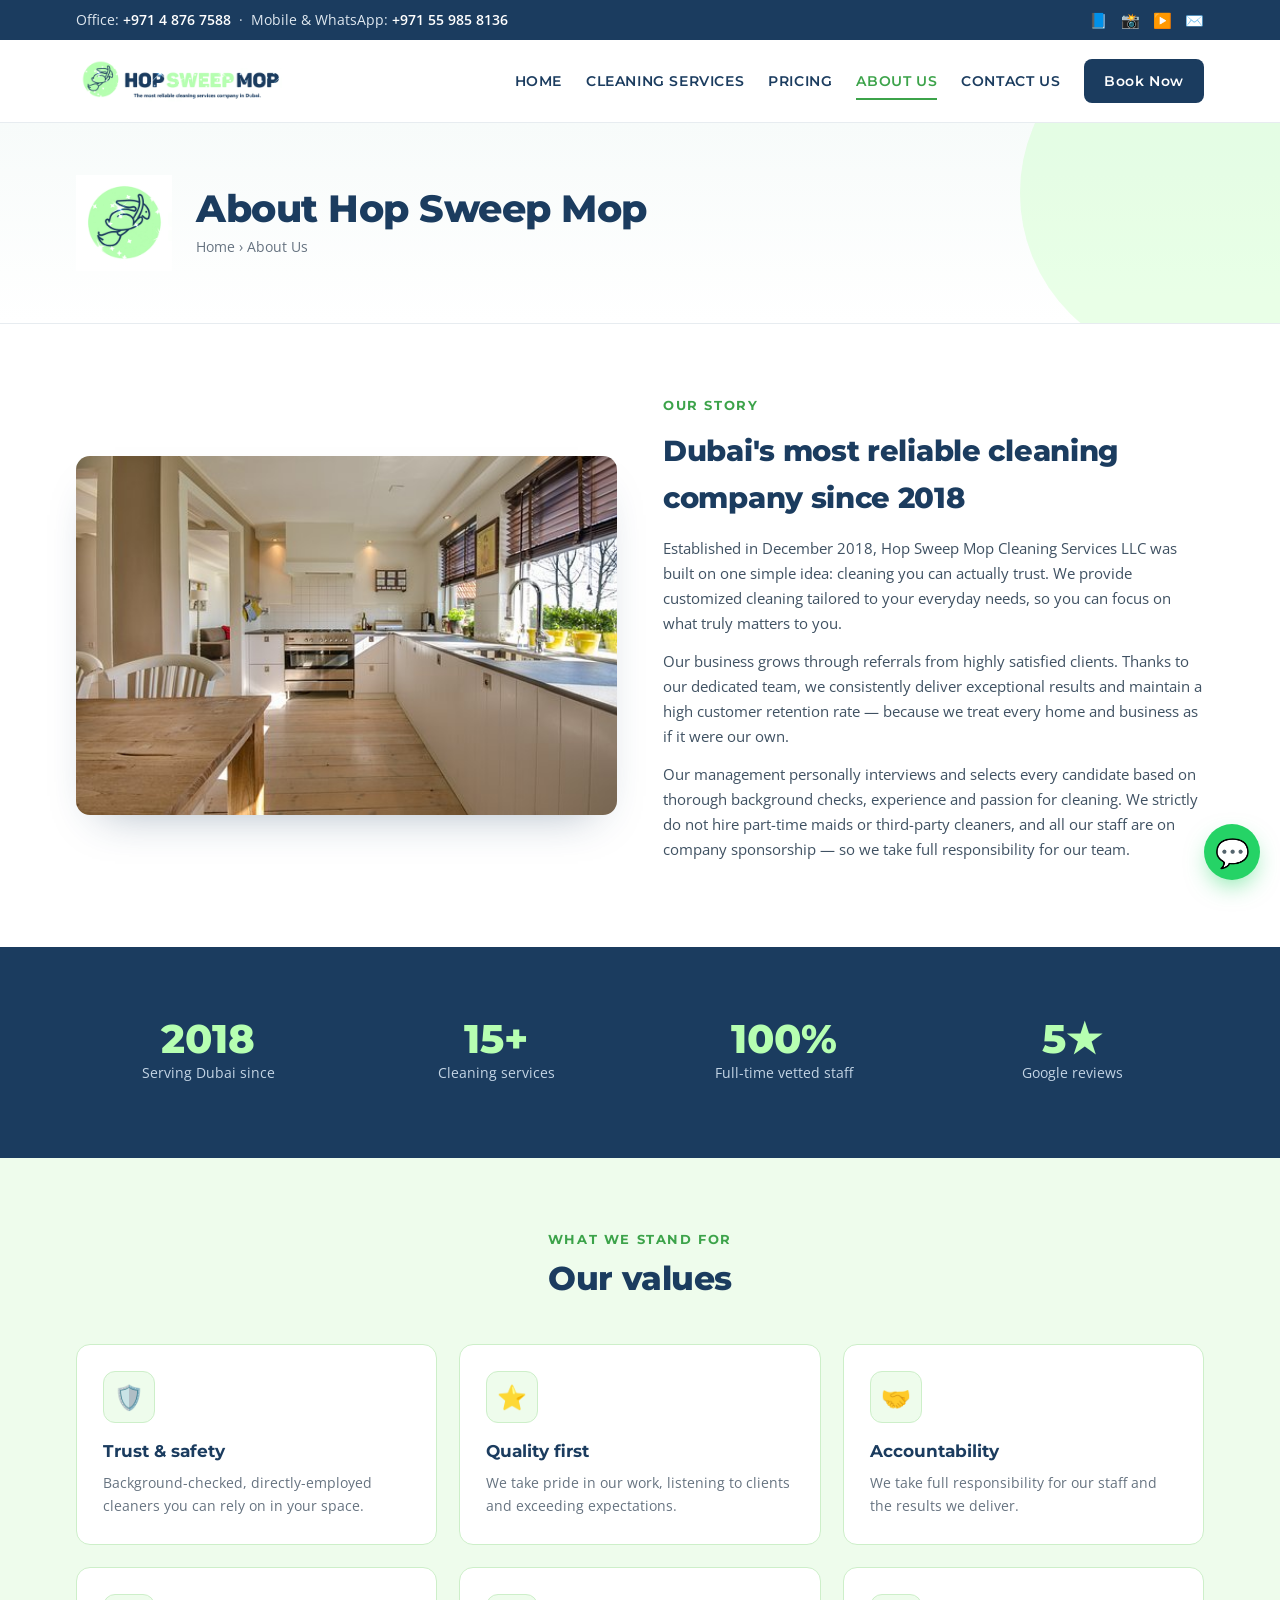
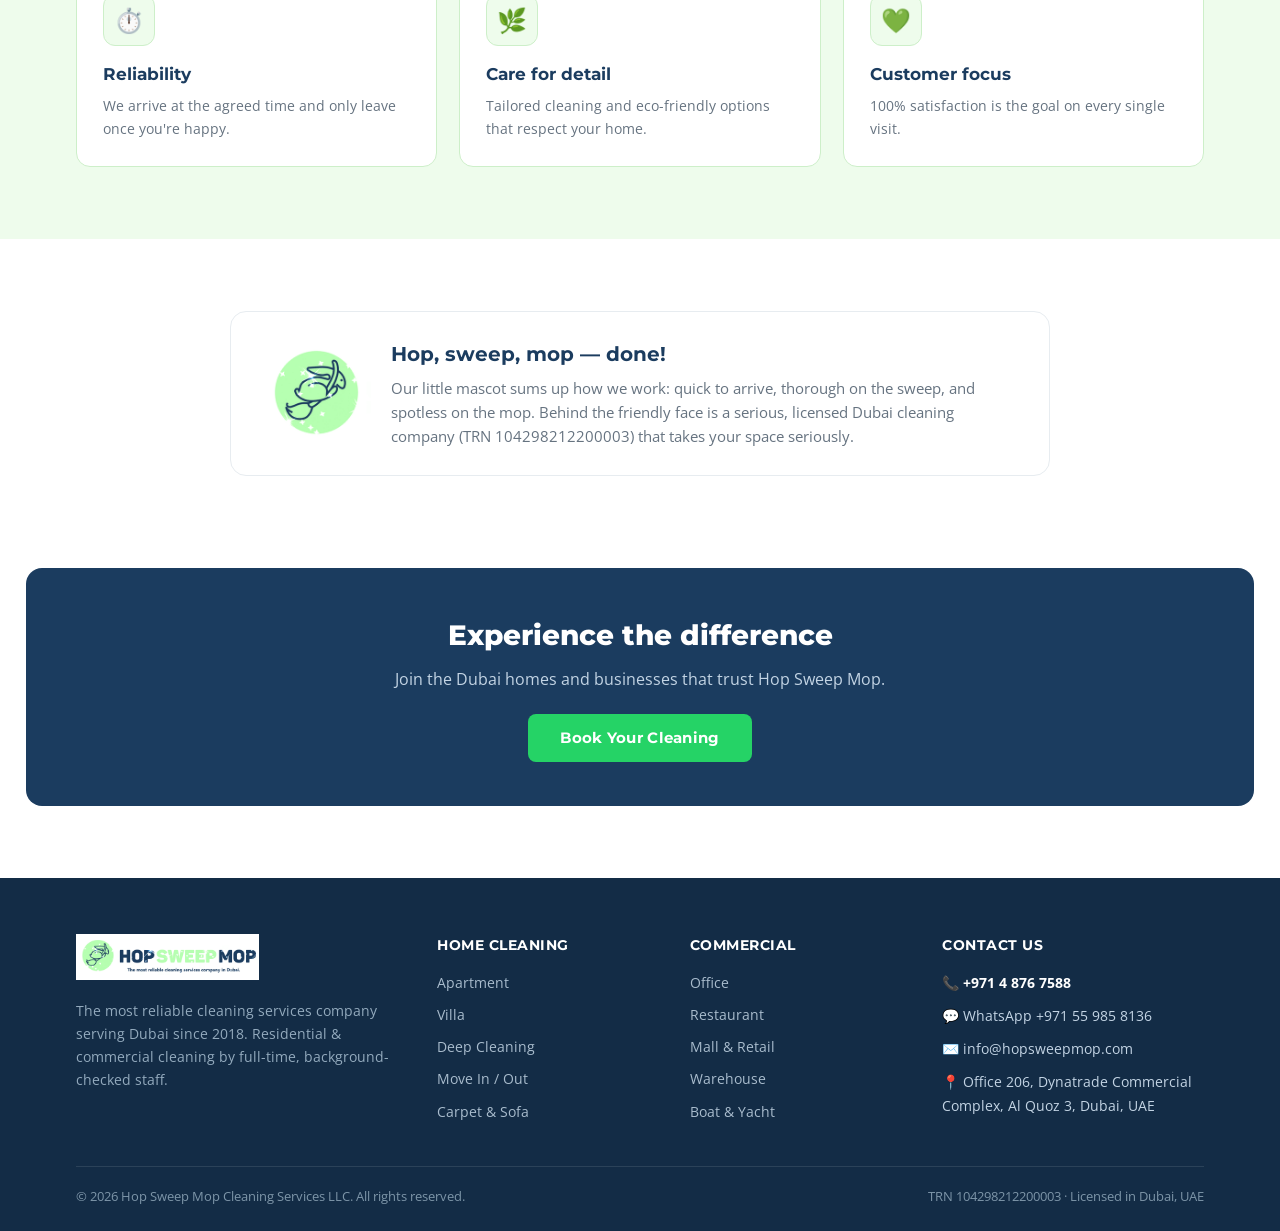
<file: about.html>
<!DOCTYPE html><html lang="en"><head><meta charset="utf-8">
<title>Redirecting…</title>
<link rel="canonical" href="about-cleaning.html">
<meta http-equiv="refresh" content="0; url=about-cleaning.html">
<meta name="robots" content="noindex">
<script>location.replace("about-cleaning.html"+location.hash);</script>
</head><body style="font-family:sans-serif;padding:40px">Redirecting… if nothing happens, <a href="about-cleaning.html">click here</a>.</body></html>
</file>
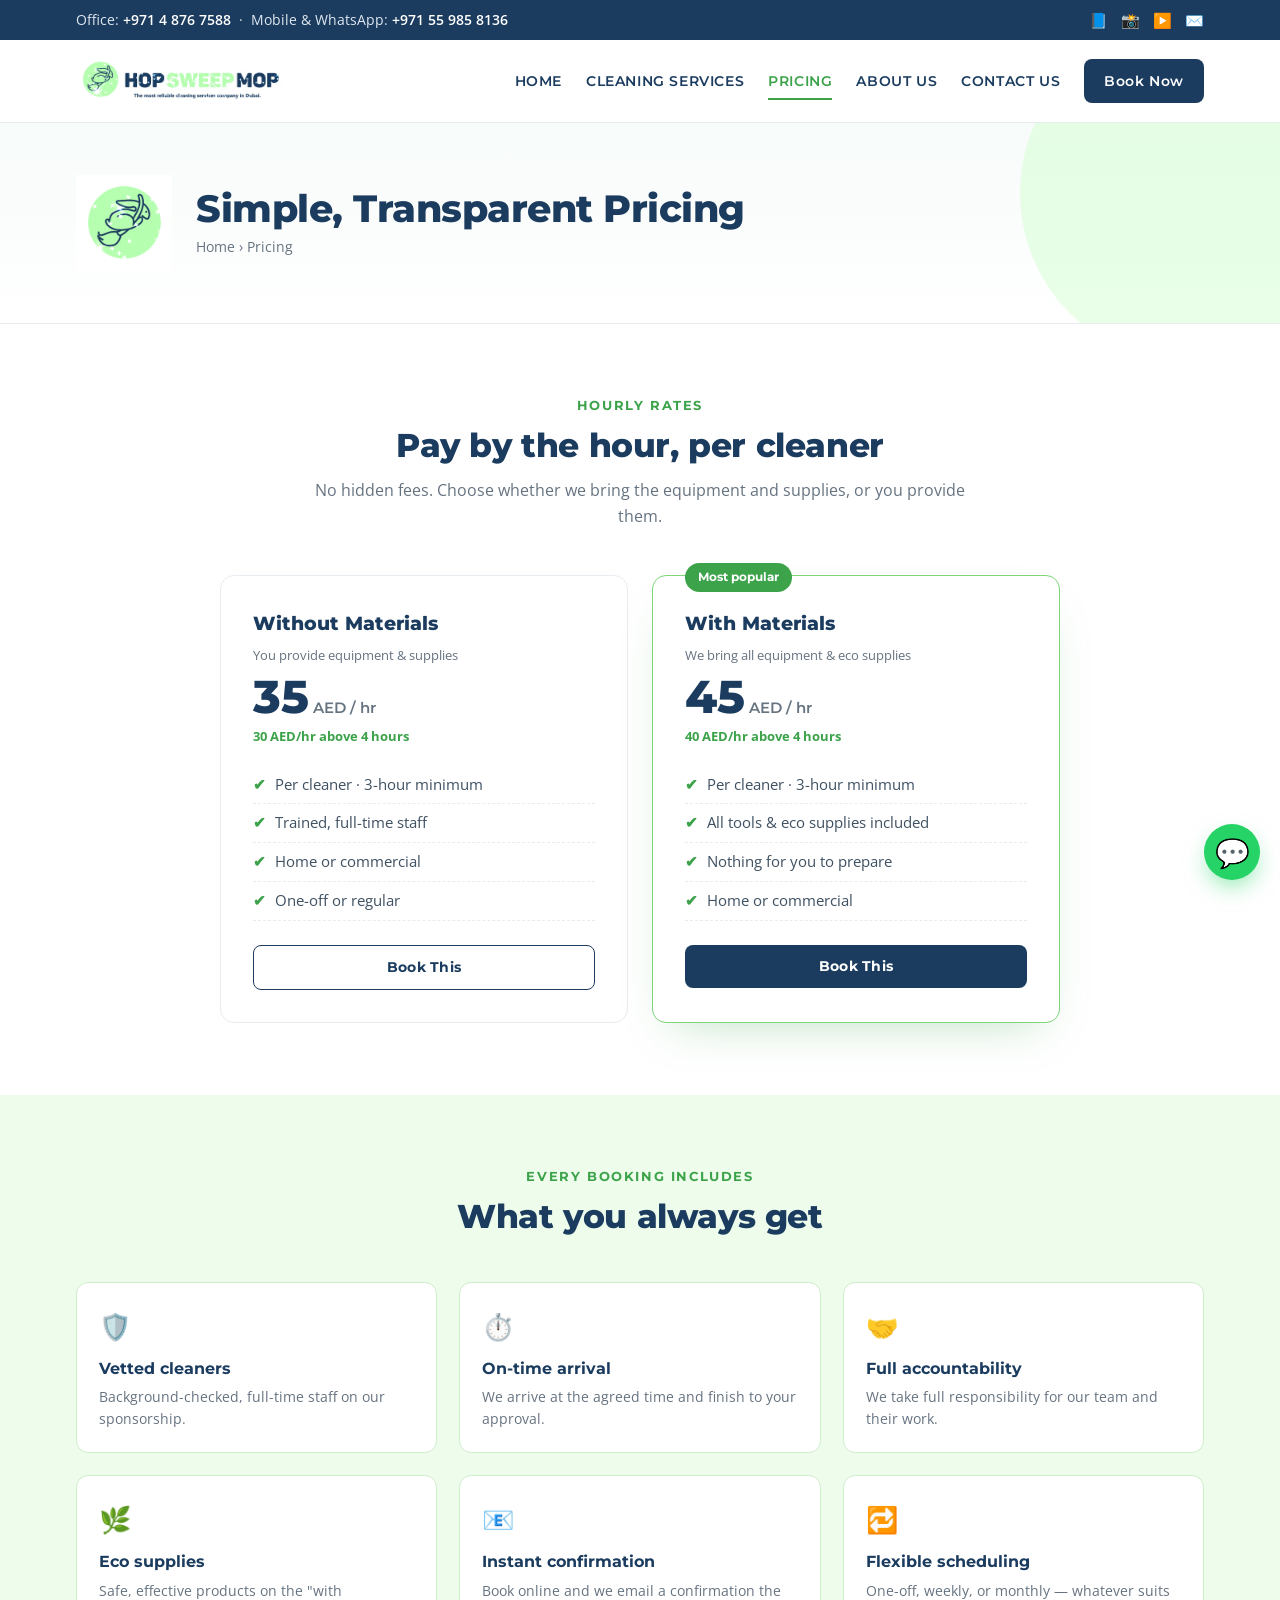
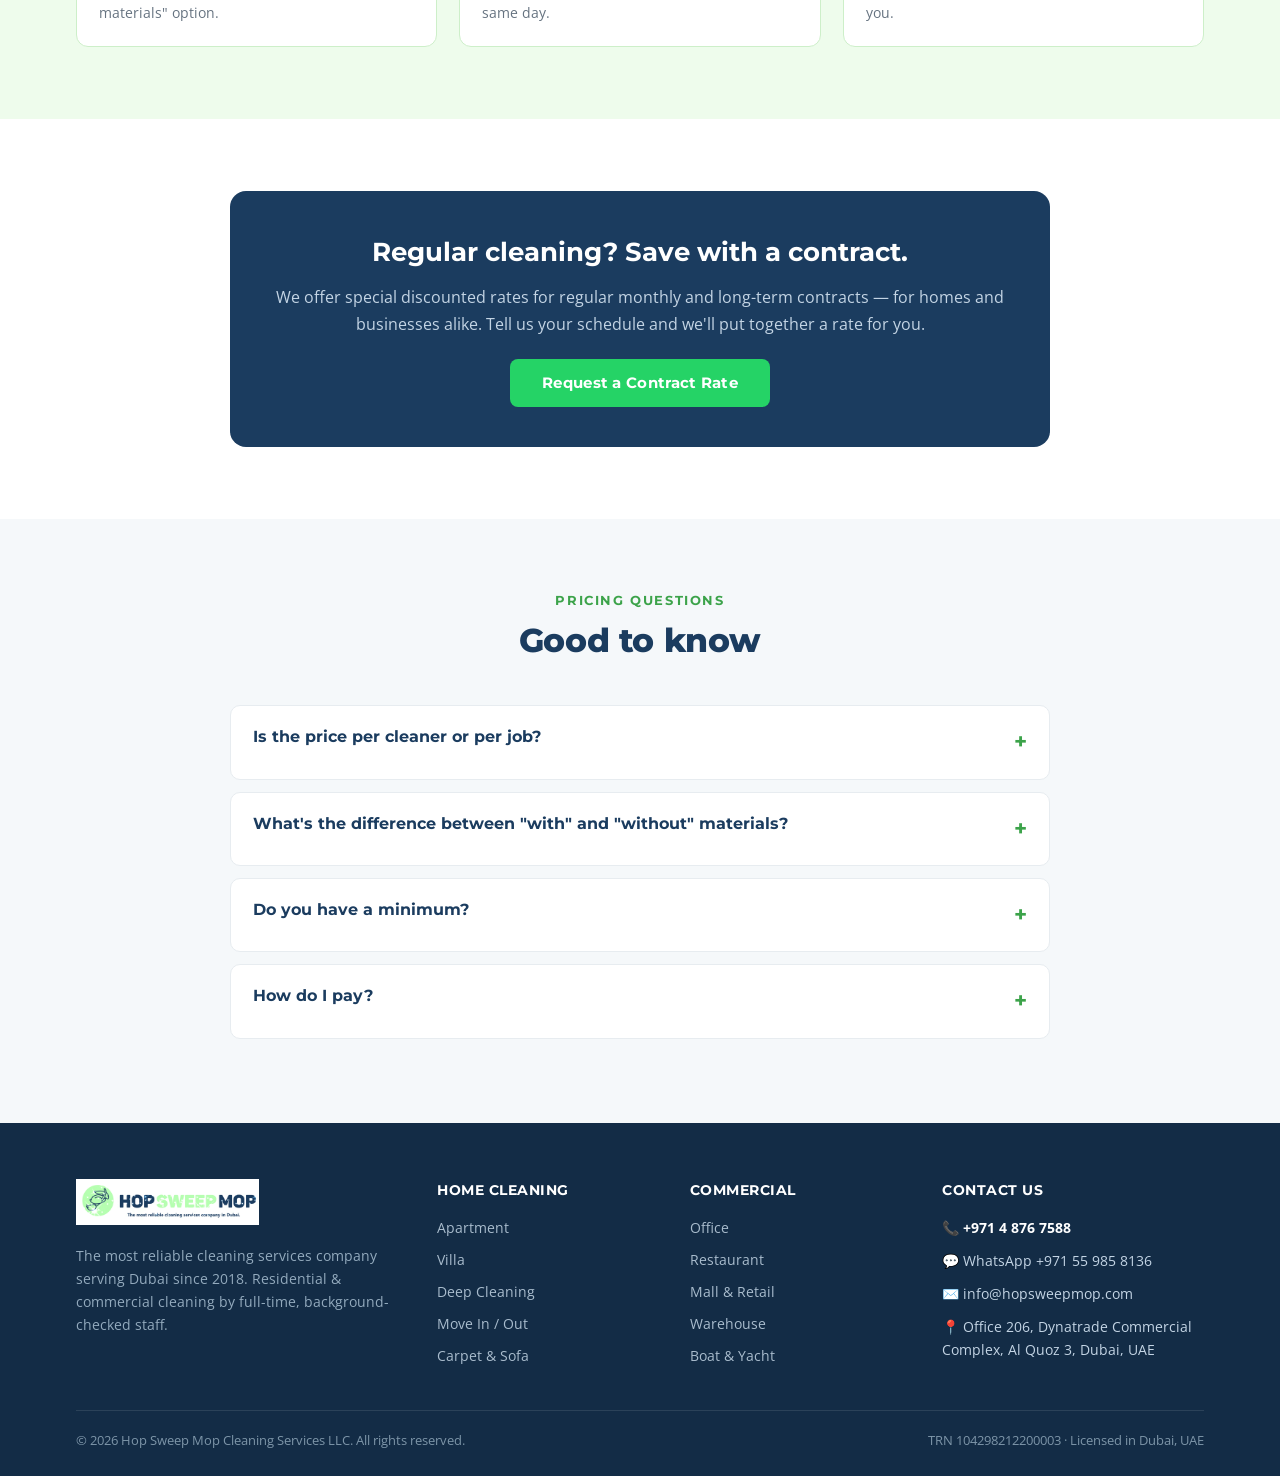
<file: cleaning-pricing.html>
<!DOCTYPE html>
<html lang="en">
<head>
<meta charset="UTF-8"><meta name="viewport" content="width=device-width, initial-scale=1.0">
<title>Cleaning Prices in Dubai — Hop Sweep Mop Cleaning Services LLC</title>
<meta name="description" content="Transparent hourly cleaning prices in Dubai from 35 AED per hour per cleaner. Discounts on monthly and long-term contracts. No hidden fees.">
<link rel="preconnect" href="https://fonts.googleapis.com"><link rel="preconnect" href="https://fonts.gstatic.com" crossorigin>
<link href="https://fonts.googleapis.com/css2?family=Montserrat:wght@500;600;700;800&family=Open+Sans:wght@400;500;600;700&display=swap" rel="stylesheet">
<link rel="stylesheet" href="style.css">
<style>
.pg{display:grid;grid-template-columns:1fr 1fr;gap:24px;max-width:840px;margin:0 auto}
.pc{background:#fff;border:1.5px solid var(--line);border-radius:14px;padding:32px;position:relative}
.pc.feat{border-color:var(--green-mid);box-shadow:0 20px 44px -22px rgba(60,163,74,.35)}
.pc .ptag{position:absolute;top:-13px;left:32px;background:var(--green-deep);color:#fff;font-family:'Montserrat';font-size:11.5px;font-weight:700;padding:5px 13px;border-radius:20px}
.pc h3{font-size:19px;color:var(--navy);font-weight:800;margin-bottom:5px}
.pc .from{font-size:13px;color:var(--muted);margin-bottom:8px}
.pc .amt{font-family:'Montserrat';font-size:46px;font-weight:800;color:var(--navy);line-height:1}
.pc .amt span{font-size:15px;font-weight:600;color:var(--muted)}
.pc .tier{font-size:13px;color:var(--green-deep);font-weight:700;margin-top:6px}
.pc ul{list-style:none;margin:18px 0 24px}
.pc ul li{display:flex;gap:9px;font-size:14.5px;color:#3f5162;padding:7px 0;border-bottom:1px dashed var(--line)}
.pc ul li .c{color:var(--green-deep);font-weight:800}
.pc .btn{width:100%;justify-content:center}
.incl{background:var(--soft-green)}
.incl-grid{display:grid;grid-template-columns:repeat(3,1fr);gap:22px}
.icard{background:#fff;border:1px solid #cdefc9;border-radius:12px;padding:22px}
.icard .ic{font-size:26px;margin-bottom:8px}
.icard h4{font-family:'Montserrat';font-size:16px;color:var(--navy);margin-bottom:4px}
.icard p{font-size:13.5px;color:var(--muted)}
.contract{max-width:820px;margin:0 auto;background:var(--navy);color:#fff;border-radius:16px;padding:40px;text-align:center}
.contract h2{font-size:26px;margin-bottom:10px}
.contract p{color:#c3d4e4;margin-bottom:22px}
.contract .btn{background:var(--wa)}
.faq-list{max-width:820px;margin:0 auto}
.qa{background:#fff;border:1px solid var(--line);border-radius:10px;margin-bottom:12px;padding:18px 22px}
.qa summary{font-family:'Montserrat';font-weight:700;color:var(--navy);font-size:15.5px;cursor:pointer;list-style:none;display:flex;justify-content:space-between}
.qa summary::-webkit-details-marker{display:none}.qa summary:after{content:"+";color:var(--green-deep);font-size:22px}
.qa[open] summary:after{content:"–"}.qa p{margin-top:12px;color:#5c6b78;font-size:14.5px}
@media(max-width:900px){.pg,.incl-grid{grid-template-columns:1fr}.fg{grid-template-columns:1fr 1fr}}
</style>
</head>
<body>
<div class="topbar"><div class="wrap"><div>Office: <b>+971 4 876 7588</b> &nbsp;·&nbsp; Mobile & WhatsApp: <b>+971 55 985 8136</b></div><div class="soc"><a href="#">📘</a><a href="#">📸</a><a href="#">▶️</a><a href="#">✉️</a></div></div></div>
<header class="site"><div class="wrap">
  <a class="logo" href="index.html"><img src="assets/hsm-sparkling-clean-text-under_7.gif" alt="Hop Sweep Mop Cleaning Services LLC"></a>
  <nav class="menu"><a href="index.html">Home</a><a href="cleaning-services.html">Cleaning Services</a><a href="cleaning-pricing.html" class="active">Pricing</a><a href="about-cleaning.html">About Us</a><a href="contact-cleaning.html">Contact Us</a><a href="contact-cleaning.html" class="navbtn">Book Now</a></nav>
</div></header>

<div class="phero"><div class="wrap">
  <img class="masc" src="assets/mascot.png" alt="">
  <div><h1>Simple, Transparent Pricing</h1><div class="crumb"><a href="index.html">Home</a> › Pricing</div></div>
</div></div>

<section><div class="wrap">
  <div class="sh"><div class="eyebrow">Hourly rates</div><h2>Pay by the hour, per cleaner</h2><p>No hidden fees. Choose whether we bring the equipment and supplies, or you provide them.</p></div>
  <div class="pg">
    <div class="pc">
      <h3>Without Materials</h3><div class="from">You provide equipment & supplies</div>
      <div class="amt">35<span> AED / hr</span></div>
      <div class="tier">30 AED/hr above 4 hours</div>
      <ul>
        <li><span class="c">✔</span> Per cleaner · 3-hour minimum</li>
        <li><span class="c">✔</span> Trained, full-time staff</li>
        <li><span class="c">✔</span> Home or commercial</li>
        <li><span class="c">✔</span> One-off or regular</li>
      </ul>
      <a class="btn btn-out" href="contact-cleaning.html">Book This</a>
    </div>
    <div class="pc feat">
      <span class="ptag">Most popular</span>
      <h3>With Materials</h3><div class="from">We bring all equipment & eco supplies</div>
      <div class="amt">45<span> AED / hr</span></div>
      <div class="tier">40 AED/hr above 4 hours</div>
      <ul>
        <li><span class="c">✔</span> Per cleaner · 3-hour minimum</li>
        <li><span class="c">✔</span> All tools & eco supplies included</li>
        <li><span class="c">✔</span> Nothing for you to prepare</li>
        <li><span class="c">✔</span> Home or commercial</li>
      </ul>
      <a class="btn btn-navy" href="contact-cleaning.html">Book This</a>
    </div>
  </div>
</div></section>

<section class="incl"><div class="wrap">
  <div class="sh"><div class="eyebrow">Every booking includes</div><h2>What you always get</h2></div>
  <div class="incl-grid">
    <div class="icard"><div class="ic">🛡️</div><h4>Vetted cleaners</h4><p>Background-checked, full-time staff on our sponsorship.</p></div>
    <div class="icard"><div class="ic">⏱️</div><h4>On-time arrival</h4><p>We arrive at the agreed time and finish to your approval.</p></div>
    <div class="icard"><div class="ic">🤝</div><h4>Full accountability</h4><p>We take full responsibility for our team and their work.</p></div>
    <div class="icard"><div class="ic">🌿</div><h4>Eco supplies</h4><p>Safe, effective products on the "with materials" option.</p></div>
    <div class="icard"><div class="ic">📧</div><h4>Instant confirmation</h4><p>Book online and we email a confirmation the same day.</p></div>
    <div class="icard"><div class="ic">🔁</div><h4>Flexible scheduling</h4><p>One-off, weekly, or monthly — whatever suits you.</p></div>
  </div>
</div></section>

<section><div class="wrap">
  <div class="contract">
    <h2>Regular cleaning? Save with a contract.</h2>
    <p>We offer special discounted rates for regular monthly and long-term contracts — for homes and businesses alike. Tell us your schedule and we'll put together a rate for you.</p>
    <a class="btn btn-lg" href="contact-cleaning.html">Request a Contract Rate</a>
  </div>
</div></section>

<section style="background:var(--soft)"><div class="wrap">
  <div class="sh"><div class="eyebrow">Pricing questions</div><h2>Good to know</h2></div>
  <div class="faq-list">
    <details class="qa"><summary>Is the price per cleaner or per job?</summary><p>Rates are per cleaner, per hour. So two cleaners for three hours would be 6 cleaner-hours. We'll always confirm the estimate before we start.</p></details>
    <details class="qa"><summary>What's the difference between "with" and "without" materials?</summary><p>"With materials" means our team brings all equipment and eco-friendly supplies — nothing for you to prepare. "Without materials" is slightly cheaper and means you provide the equipment and products.</p></details>
    <details class="qa"><summary>Do you have a minimum?</summary><p>Yes — a 3-hour minimum per cleaner. Beyond 4 hours the hourly rate drops.</p></details>
    <details class="qa"><summary>How do I pay?</summary><p>We'll confirm accepted payment methods when we confirm your booking. There's no payment required to request a booking online.</p></details>
  </div>
</div></section>

<footer><div class="wrap">
  <div class="fg">
    <div><img class="flogo" src="assets/hsm-sparkling-clean-text-under_7.gif" alt="Hop Sweep Mop"><p class="d">The most reliable cleaning services company serving Dubai since 2018. Residential & commercial cleaning by full-time, background-checked staff.</p></div>
    <div><h5>Home Cleaning</h5><ul><li><a href="cleaning-services.html">Apartment</a></li><li><a href="cleaning-services.html">Villa</a></li><li><a href="cleaning-services.html">Deep Cleaning</a></li><li><a href="cleaning-services.html">Move In / Out</a></li><li><a href="cleaning-services.html">Carpet & Sofa</a></li></ul></div>
    <div><h5>Commercial</h5><ul><li><a href="cleaning-services.html">Office</a></li><li><a href="cleaning-services.html">Restaurant</a></li><li><a href="cleaning-services.html">Mall & Retail</a></li><li><a href="cleaning-services.html">Warehouse</a></li><li><a href="cleaning-services.html">Boat & Yacht</a></li></ul></div>
    <div class="fc"><h5>Contact Us</h5><div><b>📞 +971 4 876 7588</b></div><div>💬 WhatsApp +971 55 985 8136</div><div>✉️ info@hopsweepmop.com</div><div>📍 Office 206, Dynatrade Commercial Complex, Al Quoz 3, Dubai, UAE</div></div>
  </div>
  <div class="fb"><span>© 2026 Hop Sweep Mop Cleaning Services LLC. All rights reserved.</span><span>TRN 104298212200003 · Licensed in Dubai, UAE</span></div>
</div></footer>
<a class="wafloat" href="#" title="WhatsApp us">💬</a>
</body>
</html>
</file>
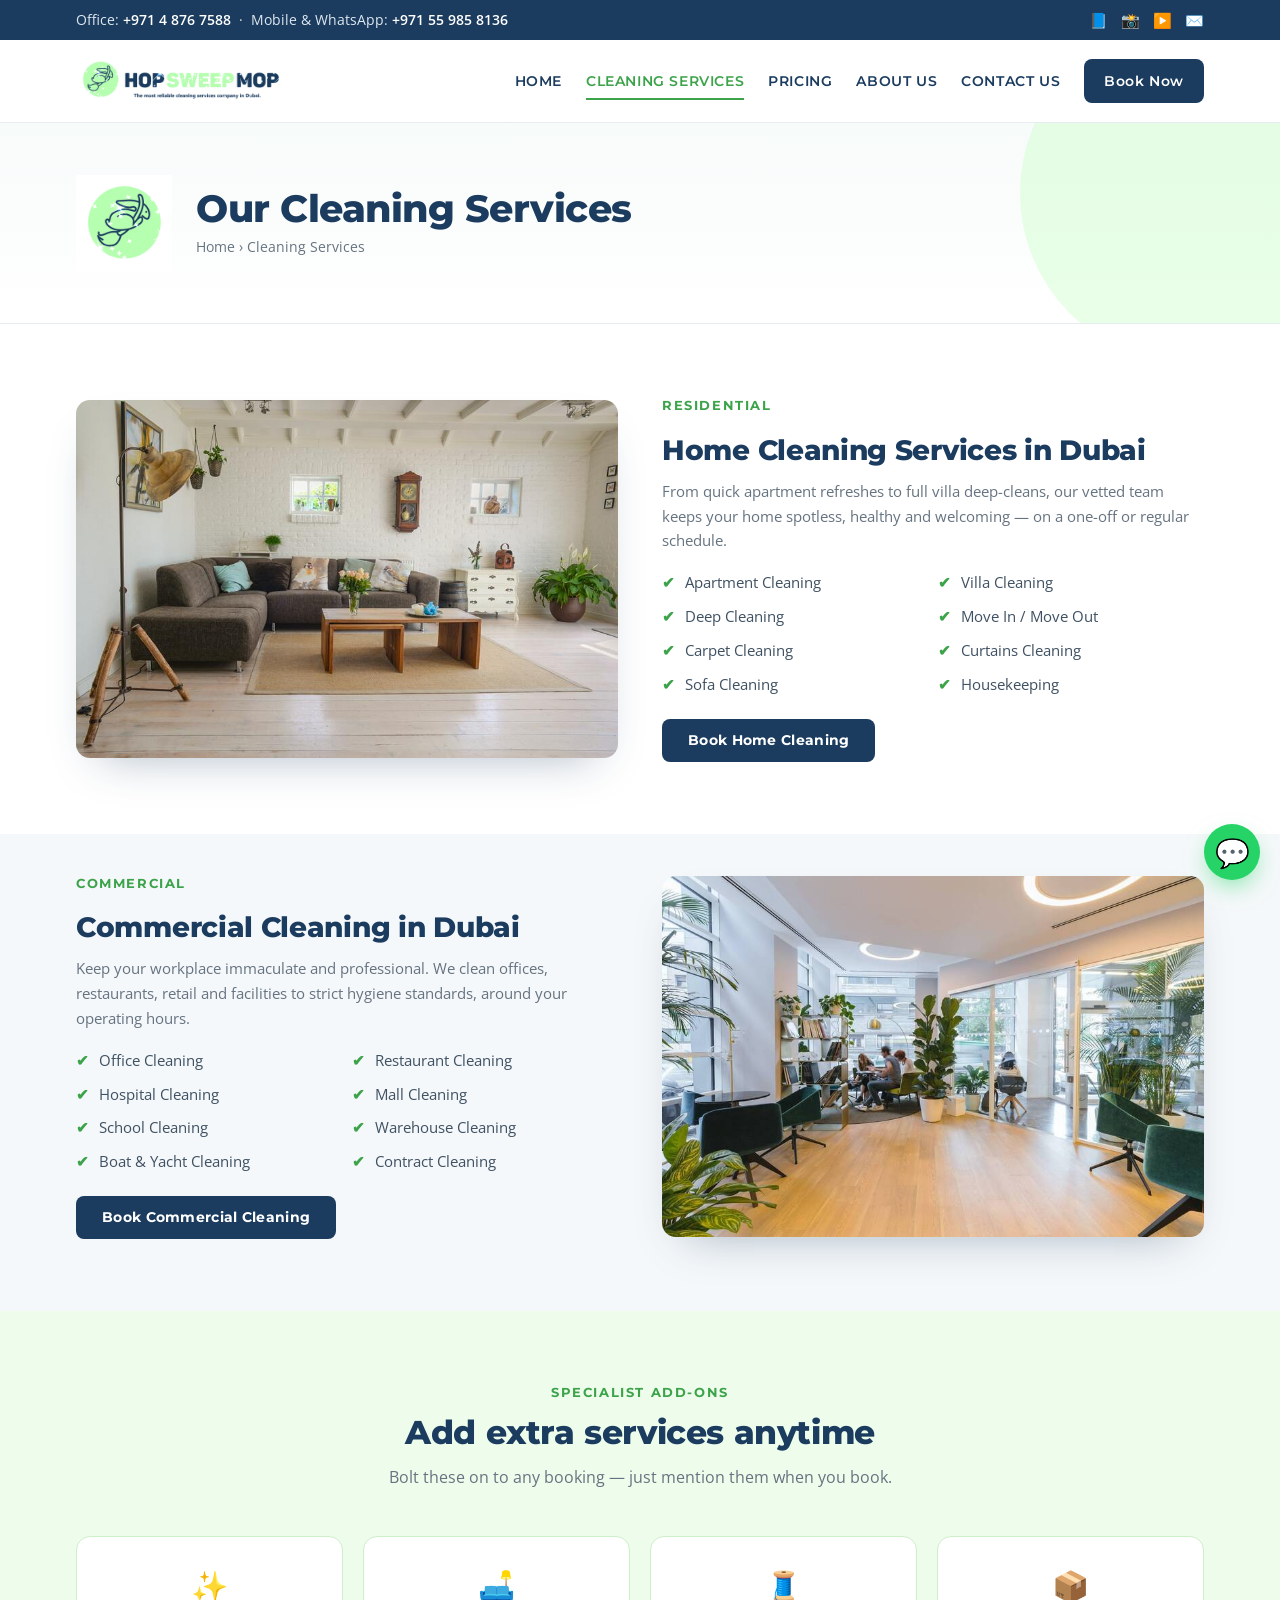
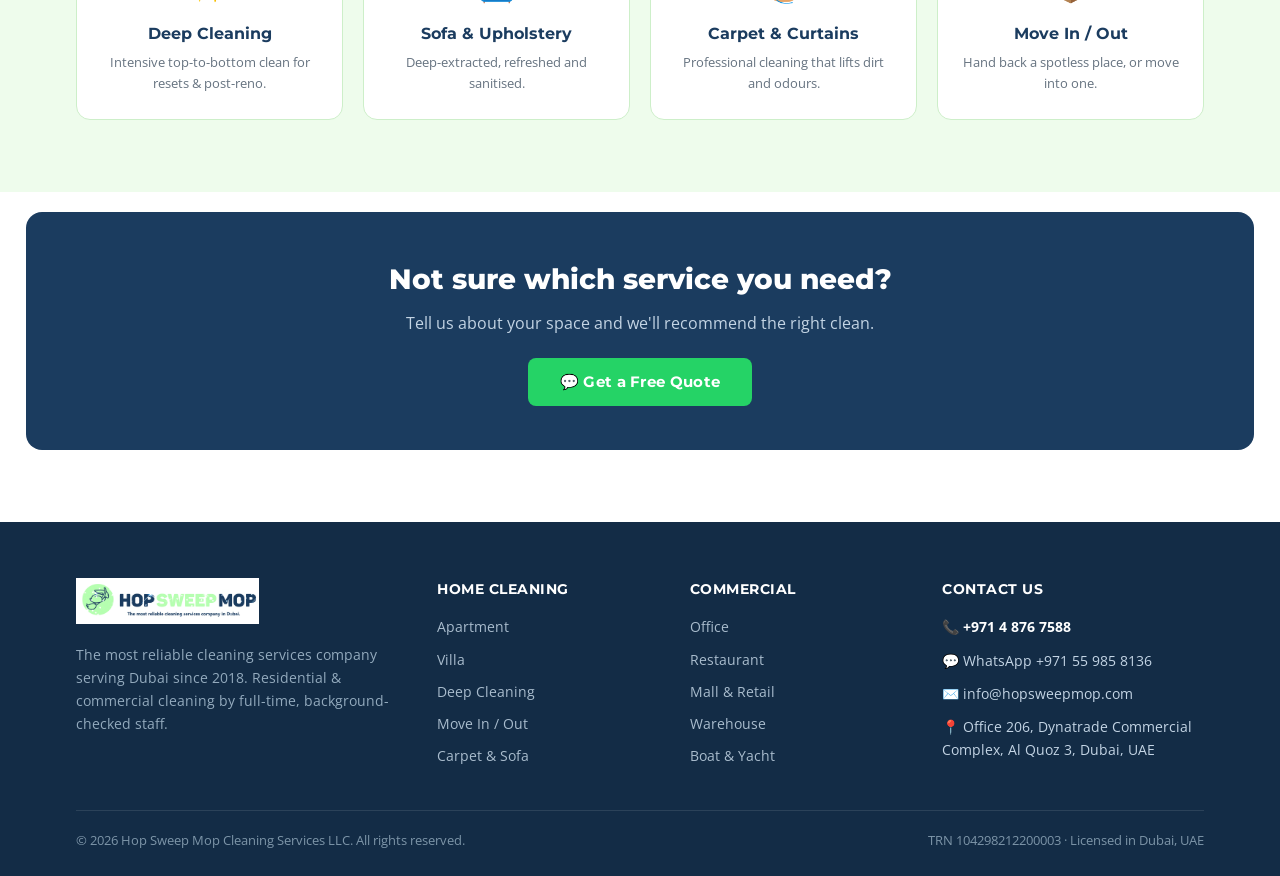
<file: cleaning-services.html>
<!DOCTYPE html>
<html lang="en">
<head>
<meta charset="UTF-8"><meta name="viewport" content="width=device-width, initial-scale=1.0">
<title>Cleaning Services in Dubai — Hop Sweep Mop Cleaning Services LLC</title>
<meta name="description" content="Residential and commercial cleaning services in Dubai: apartment, villa, deep cleaning, move in/out, carpet, sofa, office, warehouse, boat & yacht and more.">
<link rel="preconnect" href="https://fonts.googleapis.com"><link rel="preconnect" href="https://fonts.gstatic.com" crossorigin>
<link href="https://fonts.googleapis.com/css2?family=Montserrat:wght@500;600;700;800&family=Open+Sans:wght@400;500;600;700&display=swap" rel="stylesheet">
<link rel="stylesheet" href="style.css">
<style>
.cat{display:grid;grid-template-columns:1fr 1fr;gap:44px;align-items:center}
.cat.rev{direction:rtl}.cat.rev>*{direction:ltr}
.cat img{width:100%;border-radius:14px;box-shadow:0 20px 44px -24px rgba(27,60,95,.4)}
.cat h2{font-size:28px;font-weight:800;color:var(--navy);margin-bottom:6px;letter-spacing:-.3px}
.cat .lead{color:var(--muted);font-size:15px;margin-bottom:18px}
.slist{display:grid;grid-template-columns:1fr 1fr;gap:10px}
.slist .it{display:flex;gap:10px;align-items:flex-start;font-size:14.5px;color:#3f5162}
.slist .it .c{color:var(--green-deep);font-weight:800;flex:0 0 auto}
.addon{background:var(--soft-green)}
.addon-grid{display:grid;grid-template-columns:repeat(4,1fr);gap:20px}
.ac{background:#fff;border:1px solid #cdefc9;border-radius:14px;padding:24px;text-align:center;transition:.2s}
.ac:hover{transform:translateY(-4px);box-shadow:0 16px 34px -20px rgba(27,60,95,.3)}
.ac .ic{font-size:30px;margin-bottom:10px}
.ac h4{font-family:'Montserrat';font-size:16px;color:var(--navy);font-weight:700;margin-bottom:5px}
.ac p{font-size:13px;color:var(--muted)}
.cta2{background:var(--navy);color:#fff;text-align:center;border-radius:16px;padding:44px 26px;margin:0 26px}
.cta2 h2{font-size:28px;font-weight:800;margin-bottom:8px}
.cta2 p{color:#c3d4e4;margin-bottom:22px}
.cta2 .btn{background:var(--wa)}.cta2 .btn:hover{background:#1eb457}
@media(max-width:900px){.cat,.slist{grid-template-columns:1fr}.cat.rev{direction:ltr}.addon-grid{grid-template-columns:1fr 1fr}.fg{grid-template-columns:1fr 1fr}}
</style>
</head>
<body>
<div class="topbar"><div class="wrap"><div>Office: <b>+971 4 876 7588</b> &nbsp;·&nbsp; Mobile & WhatsApp: <b>+971 55 985 8136</b></div><div class="soc"><a href="#">📘</a><a href="#">📸</a><a href="#">▶️</a><a href="#">✉️</a></div></div></div>
<header class="site"><div class="wrap">
  <a class="logo" href="index.html"><img src="assets/hsm-sparkling-clean-text-under_7.gif" alt="Hop Sweep Mop Cleaning Services LLC"></a>
  <nav class="menu"><a href="index.html">Home</a><a href="cleaning-services.html" class="active">Cleaning Services</a><a href="cleaning-pricing.html">Pricing</a><a href="about-cleaning.html">About Us</a><a href="contact-cleaning.html">Contact Us</a><a href="contact-cleaning.html" class="navbtn">Book Now</a></nav>
</div></header>

<div class="phero"><div class="wrap">
  <img class="masc" src="assets/mascot.png" alt="">
  <div><h1>Our Cleaning Services</h1><div class="crumb"><a href="index.html">Home</a> › Cleaning Services</div></div>
</div></div>

<!-- Residential -->
<section><div class="wrap">
  <div class="cat">
    <img src="assets/home-cleaning_1.jpg" alt="Home cleaning in Dubai">
    <div>
      <div class="eyebrow">Residential</div>
      <h2>Home Cleaning Services in Dubai</h2>
      <p class="lead">From quick apartment refreshes to full villa deep-cleans, our vetted team keeps your home spotless, healthy and welcoming — on a one-off or regular schedule.</p>
      <div class="slist">
        <div class="it"><span class="c">✔</span> Apartment Cleaning</div>
        <div class="it"><span class="c">✔</span> Villa Cleaning</div>
        <div class="it"><span class="c">✔</span> Deep Cleaning</div>
        <div class="it"><span class="c">✔</span> Move In / Move Out</div>
        <div class="it"><span class="c">✔</span> Carpet Cleaning</div>
        <div class="it"><span class="c">✔</span> Curtains Cleaning</div>
        <div class="it"><span class="c">✔</span> Sofa Cleaning</div>
        <div class="it"><span class="c">✔</span> Housekeeping</div>
      </div>
      <div style="margin-top:22px"><a class="btn btn-navy" href="contact-cleaning.html">Book Home Cleaning</a></div>
    </div>
  </div>
</div></section>

<!-- Commercial -->
<section style="background:var(--soft);padding-top:40px"><div class="wrap">
  <div class="cat rev">
    <img src="assets/cleaning-office.jpg" alt="Commercial cleaning in Dubai">
    <div>
      <div class="eyebrow">Commercial</div>
      <h2>Commercial Cleaning in Dubai</h2>
      <p class="lead">Keep your workplace immaculate and professional. We clean offices, restaurants, retail and facilities to strict hygiene standards, around your operating hours.</p>
      <div class="slist">
        <div class="it"><span class="c">✔</span> Office Cleaning</div>
        <div class="it"><span class="c">✔</span> Restaurant Cleaning</div>
        <div class="it"><span class="c">✔</span> Hospital Cleaning</div>
        <div class="it"><span class="c">✔</span> Mall Cleaning</div>
        <div class="it"><span class="c">✔</span> School Cleaning</div>
        <div class="it"><span class="c">✔</span> Warehouse Cleaning</div>
        <div class="it"><span class="c">✔</span> Boat & Yacht Cleaning</div>
        <div class="it"><span class="c">✔</span> Contract Cleaning</div>
      </div>
      <div style="margin-top:22px"><a class="btn btn-navy" href="contact-cleaning.html">Book Commercial Cleaning</a></div>
    </div>
  </div>
</div></section>

<!-- Add-ons -->
<section class="addon"><div class="wrap">
  <div class="sh"><div class="eyebrow">Specialist add-ons</div><h2>Add extra services anytime</h2><p>Bolt these on to any booking — just mention them when you book.</p></div>
  <div class="addon-grid">
    <div class="ac"><div class="ic">✨</div><h4>Deep Cleaning</h4><p>Intensive top-to-bottom clean for resets & post-reno.</p></div>
    <div class="ac"><div class="ic">🛋️</div><h4>Sofa & Upholstery</h4><p>Deep-extracted, refreshed and sanitised.</p></div>
    <div class="ac"><div class="ic">🧵</div><h4>Carpet & Curtains</h4><p>Professional cleaning that lifts dirt and odours.</p></div>
    <div class="ac"><div class="ic">📦</div><h4>Move In / Out</h4><p>Hand back a spotless place, or move into one.</p></div>
  </div>
</div></section>

<section style="padding:20px 0 72px"><div class="cta2">
  <h2>Not sure which service you need?</h2>
  <p>Tell us about your space and we'll recommend the right clean.</p>
  <a class="btn btn-lg" href="contact-cleaning.html">💬 Get a Free Quote</a>
</div></section>

<footer><div class="wrap">
  <div class="fg">
    <div><img class="flogo" src="assets/hsm-sparkling-clean-text-under_7.gif" alt="Hop Sweep Mop"><p class="d">The most reliable cleaning services company serving Dubai since 2018. Residential & commercial cleaning by full-time, background-checked staff.</p></div>
    <div><h5>Home Cleaning</h5><ul><li><a href="cleaning-services.html">Apartment</a></li><li><a href="cleaning-services.html">Villa</a></li><li><a href="cleaning-services.html">Deep Cleaning</a></li><li><a href="cleaning-services.html">Move In / Out</a></li><li><a href="cleaning-services.html">Carpet & Sofa</a></li></ul></div>
    <div><h5>Commercial</h5><ul><li><a href="cleaning-services.html">Office</a></li><li><a href="cleaning-services.html">Restaurant</a></li><li><a href="cleaning-services.html">Mall & Retail</a></li><li><a href="cleaning-services.html">Warehouse</a></li><li><a href="cleaning-services.html">Boat & Yacht</a></li></ul></div>
    <div class="fc"><h5>Contact Us</h5><div><b>📞 +971 4 876 7588</b></div><div>💬 WhatsApp +971 55 985 8136</div><div>✉️ info@hopsweepmop.com</div><div>📍 Office 206, Dynatrade Commercial Complex, Al Quoz 3, Dubai, UAE</div></div>
  </div>
  <div class="fb"><span>© 2026 Hop Sweep Mop Cleaning Services LLC. All rights reserved.</span><span>TRN 104298212200003 · Licensed in Dubai, UAE</span></div>
</div></footer>
<a class="wafloat" href="#" title="WhatsApp us">💬</a>
</body>
</html>
</file>
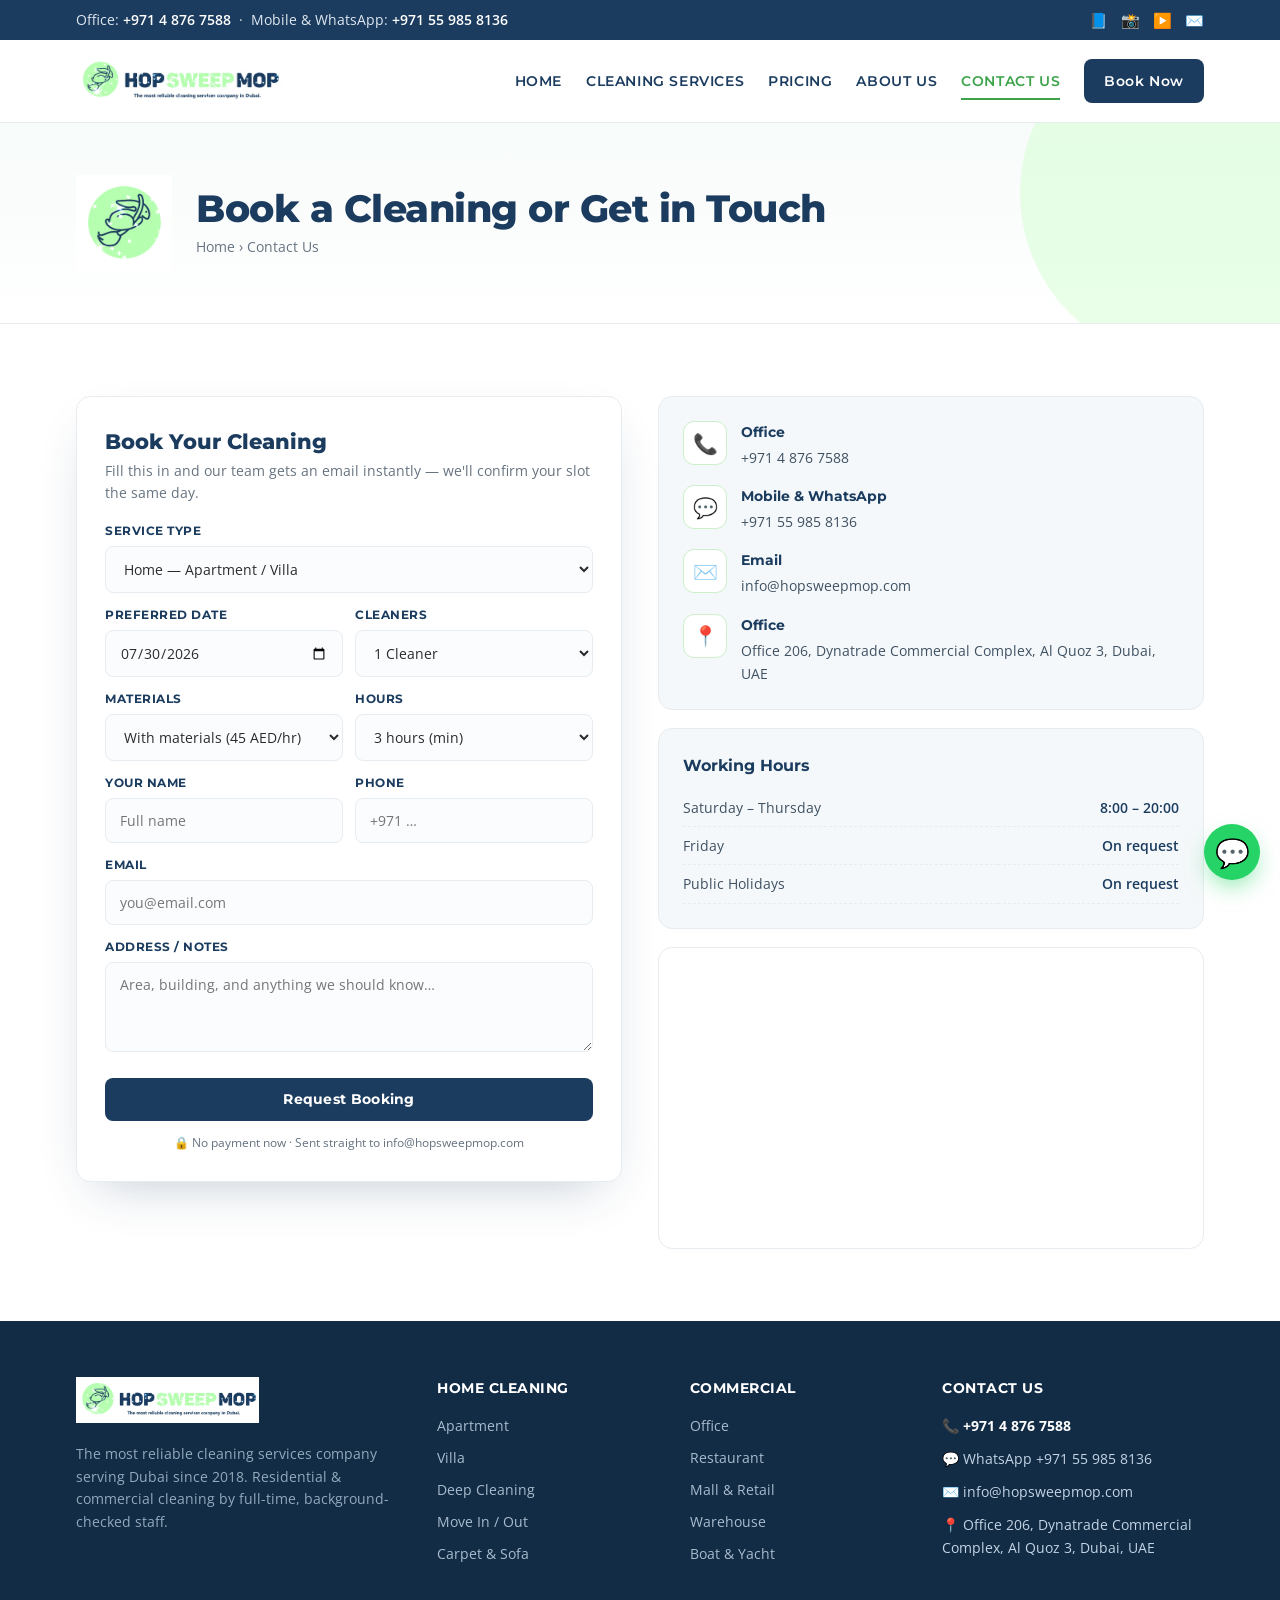
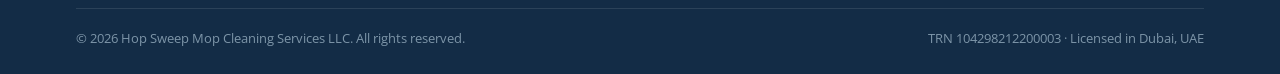
<file: contact-cleaning.html>
<!DOCTYPE html>
<html lang="en">
<head>
<meta charset="UTF-8"><meta name="viewport" content="width=device-width, initial-scale=1.0">
<title>Contact & Book — Hop Sweep Mop Cleaning Services LLC, Dubai</title>
<meta name="description" content="Book a cleaning or contact Hop Sweep Mop Cleaning Services LLC in Dubai. Call +971 4 876 7588, WhatsApp +971 55 985 8136 or use our online booking form.">
<link rel="preconnect" href="https://fonts.googleapis.com"><link rel="preconnect" href="https://fonts.gstatic.com" crossorigin>
<link href="https://fonts.googleapis.com/css2?family=Montserrat:wght@500;600;700;800&family=Open+Sans:wght@400;500;600;700&display=swap" rel="stylesheet">
<link rel="stylesheet" href="style.css">
<style>
.cwrap{display:grid;grid-template-columns:1fr 1fr;gap:36px;align-items:start}
.book{background:#fff;border-radius:14px;padding:28px;box-shadow:0 20px 50px -22px rgba(27,60,95,.3);border:1px solid var(--line)}
.book h3{font-size:21px;font-weight:800;color:var(--navy)}
.book .sub{font-size:13.5px;color:var(--muted);margin-bottom:18px}
.field{margin-bottom:13px}
.field label{display:block;font-family:'Montserrat';font-size:11.5px;font-weight:700;color:var(--navy);text-transform:uppercase;letter-spacing:.5px;margin-bottom:5px}
.field input,.field select,.field textarea{width:100%;padding:12px 14px;border:1.5px solid var(--line);border-radius:8px;font-family:inherit;font-size:14px;color:var(--ink);background:#fafcfd}
.field textarea{min-height:90px;resize:vertical}
.field input:focus,.field select:focus,.field textarea:focus{outline:none;border-color:var(--green-mid)}
.two{display:grid;grid-template-columns:1fr 1fr;gap:12px}
.book .btn-navy{width:100%;justify-content:center;margin-top:6px}
.book .note{text-align:center;font-size:12px;color:var(--muted);margin-top:12px}
.cinfo .card{background:var(--soft);border:1px solid var(--line);border-radius:14px;padding:24px;margin-bottom:18px}
.cinfo .row{display:flex;gap:14px;align-items:flex-start;margin-bottom:16px}
.cinfo .row:last-child{margin-bottom:0}
.cinfo .row .ic{flex:0 0 auto;width:44px;height:44px;border-radius:11px;background:#fff;border:1px solid #cdefc9;color:var(--green-deep);display:flex;align-items:center;justify-content:center;font-size:20px}
.cinfo .row h4{font-family:'Montserrat';font-size:14px;color:var(--navy);margin-bottom:2px}
.cinfo .row p{font-size:14px;color:#3f5162}
.hours{width:100%;border-collapse:collapse;font-size:14px}
.hours td{padding:7px 0;border-bottom:1px dashed var(--line);color:#3f5162}
.hours td:last-child{text-align:right;font-weight:600;color:var(--navy)}
.mapwrap{border:1px solid var(--line);border-radius:14px;overflow:hidden;margin-top:8px}
.mapwrap iframe{width:100%;height:300px;border:0;display:block}
@media(max-width:900px){.cwrap{grid-template-columns:1fr}.fg{grid-template-columns:1fr 1fr}}
</style>
</head>
<body>
<div class="topbar"><div class="wrap"><div>Office: <b>+971 4 876 7588</b> &nbsp;·&nbsp; Mobile & WhatsApp: <b>+971 55 985 8136</b></div><div class="soc"><a href="#">📘</a><a href="#">📸</a><a href="#">▶️</a><a href="#">✉️</a></div></div></div>
<header class="site"><div class="wrap">
  <a class="logo" href="index.html"><img src="assets/hsm-sparkling-clean-text-under_7.gif" alt="Hop Sweep Mop Cleaning Services LLC"></a>
  <nav class="menu"><a href="index.html">Home</a><a href="cleaning-services.html">Cleaning Services</a><a href="cleaning-pricing.html">Pricing</a><a href="about-cleaning.html">About Us</a><a href="contact-cleaning.html" class="active">Contact Us</a><a href="#book" class="navbtn">Book Now</a></nav>
</div></header>

<div class="phero"><div class="wrap">
  <img class="masc" src="assets/mascot.png" alt="">
  <div><h1>Book a Cleaning or Get in Touch</h1><div class="crumb"><a href="index.html">Home</a> › Contact Us</div></div>
</div></div>

<section><div class="wrap">
  <div class="cwrap">
    <!-- booking form -->
    <div class="book" id="book">
      <h3>Book Your Cleaning</h3>
      <p class="sub">Fill this in and our team gets an email instantly — we'll confirm your slot the same day.</p>
      <div class="field"><label>Service Type</label>
        <select><option>Home — Apartment / Villa</option><option>Deep Cleaning</option><option>Move In / Move Out</option><option>Carpet / Sofa / Curtains</option><option>Commercial — Office</option><option>Commercial — Restaurant / Retail</option><option>Commercial — Other</option></select></div>
      <div class="two">
        <div class="field"><label>Preferred Date</label><input type="date" value="2026-07-30"></div>
        <div class="field"><label>Cleaners</label><select><option>1 Cleaner</option><option>2 Cleaners</option><option>3+ Cleaners</option></select></div>
      </div>
      <div class="two">
        <div class="field"><label>Materials</label><select><option>With materials (45 AED/hr)</option><option>Without materials (35 AED/hr)</option></select></div>
        <div class="field"><label>Hours</label><select><option>3 hours (min)</option><option>4 hours</option><option>5+ hours</option></select></div>
      </div>
      <div class="two">
        <div class="field"><label>Your Name</label><input type="text" placeholder="Full name"></div>
        <div class="field"><label>Phone</label><input type="text" placeholder="+971 …"></div>
      </div>
      <div class="field"><label>Email</label><input type="email" placeholder="you@email.com"></div>
      <div class="field"><label>Address / Notes</label><textarea placeholder="Area, building, and anything we should know…"></textarea></div>
      <a class="btn btn-navy" href="#">Request Booking</a>
      <div class="note">🔒 No payment now · Sent straight to info@hopsweepmop.com</div>
    </div>
    <!-- contact info -->
    <div class="cinfo">
      <div class="card">
        <div class="row"><div class="ic">📞</div><div><h4>Office</h4><p>+971 4 876 7588</p></div></div>
        <div class="row"><div class="ic">💬</div><div><h4>Mobile & WhatsApp</h4><p>+971 55 985 8136</p></div></div>
        <div class="row"><div class="ic">✉️</div><div><h4>Email</h4><p>info@hopsweepmop.com</p></div></div>
        <div class="row"><div class="ic">📍</div><div><h4>Office</h4><p>Office 206, Dynatrade Commercial Complex, Al Quoz 3, Dubai, UAE</p></div></div>
      </div>
      <div class="card">
        <h4 style="font-family:'Montserrat';color:var(--navy);margin-bottom:10px">Working Hours</h4>
        <table class="hours">
          <tr><td>Saturday – Thursday</td><td>8:00 – 20:00</td></tr>
          <tr><td>Friday</td><td>On request</td></tr>
          <tr><td>Public Holidays</td><td>On request</td></tr>
        </table>
      </div>
      <div class="mapwrap">
        <iframe loading="lazy" referrerpolicy="no-referrer-when-downgrade" src="https://www.google.com/maps?q=Dynatrade%20Commercial%20Complex%20Al%20Quoz%203%20Dubai&output=embed"></iframe>
      </div>
    </div>
  </div>
</div></section>

<footer><div class="wrap">
  <div class="fg">
    <div><img class="flogo" src="assets/hsm-sparkling-clean-text-under_7.gif" alt="Hop Sweep Mop"><p class="d">The most reliable cleaning services company serving Dubai since 2018. Residential & commercial cleaning by full-time, background-checked staff.</p></div>
    <div><h5>Home Cleaning</h5><ul><li><a href="cleaning-services.html">Apartment</a></li><li><a href="cleaning-services.html">Villa</a></li><li><a href="cleaning-services.html">Deep Cleaning</a></li><li><a href="cleaning-services.html">Move In / Out</a></li><li><a href="cleaning-services.html">Carpet & Sofa</a></li></ul></div>
    <div><h5>Commercial</h5><ul><li><a href="cleaning-services.html">Office</a></li><li><a href="cleaning-services.html">Restaurant</a></li><li><a href="cleaning-services.html">Mall & Retail</a></li><li><a href="cleaning-services.html">Warehouse</a></li><li><a href="cleaning-services.html">Boat & Yacht</a></li></ul></div>
    <div class="fc"><h5>Contact Us</h5><div><b>📞 +971 4 876 7588</b></div><div>💬 WhatsApp +971 55 985 8136</div><div>✉️ info@hopsweepmop.com</div><div>📍 Office 206, Dynatrade Commercial Complex, Al Quoz 3, Dubai, UAE</div></div>
  </div>
  <div class="fb"><span>© 2026 Hop Sweep Mop Cleaning Services LLC. All rights reserved.</span><span>TRN 104298212200003 · Licensed in Dubai, UAE</span></div>
</div></footer>
<a class="wafloat" href="#" title="WhatsApp us">💬</a>
</body>
</html>
</file>
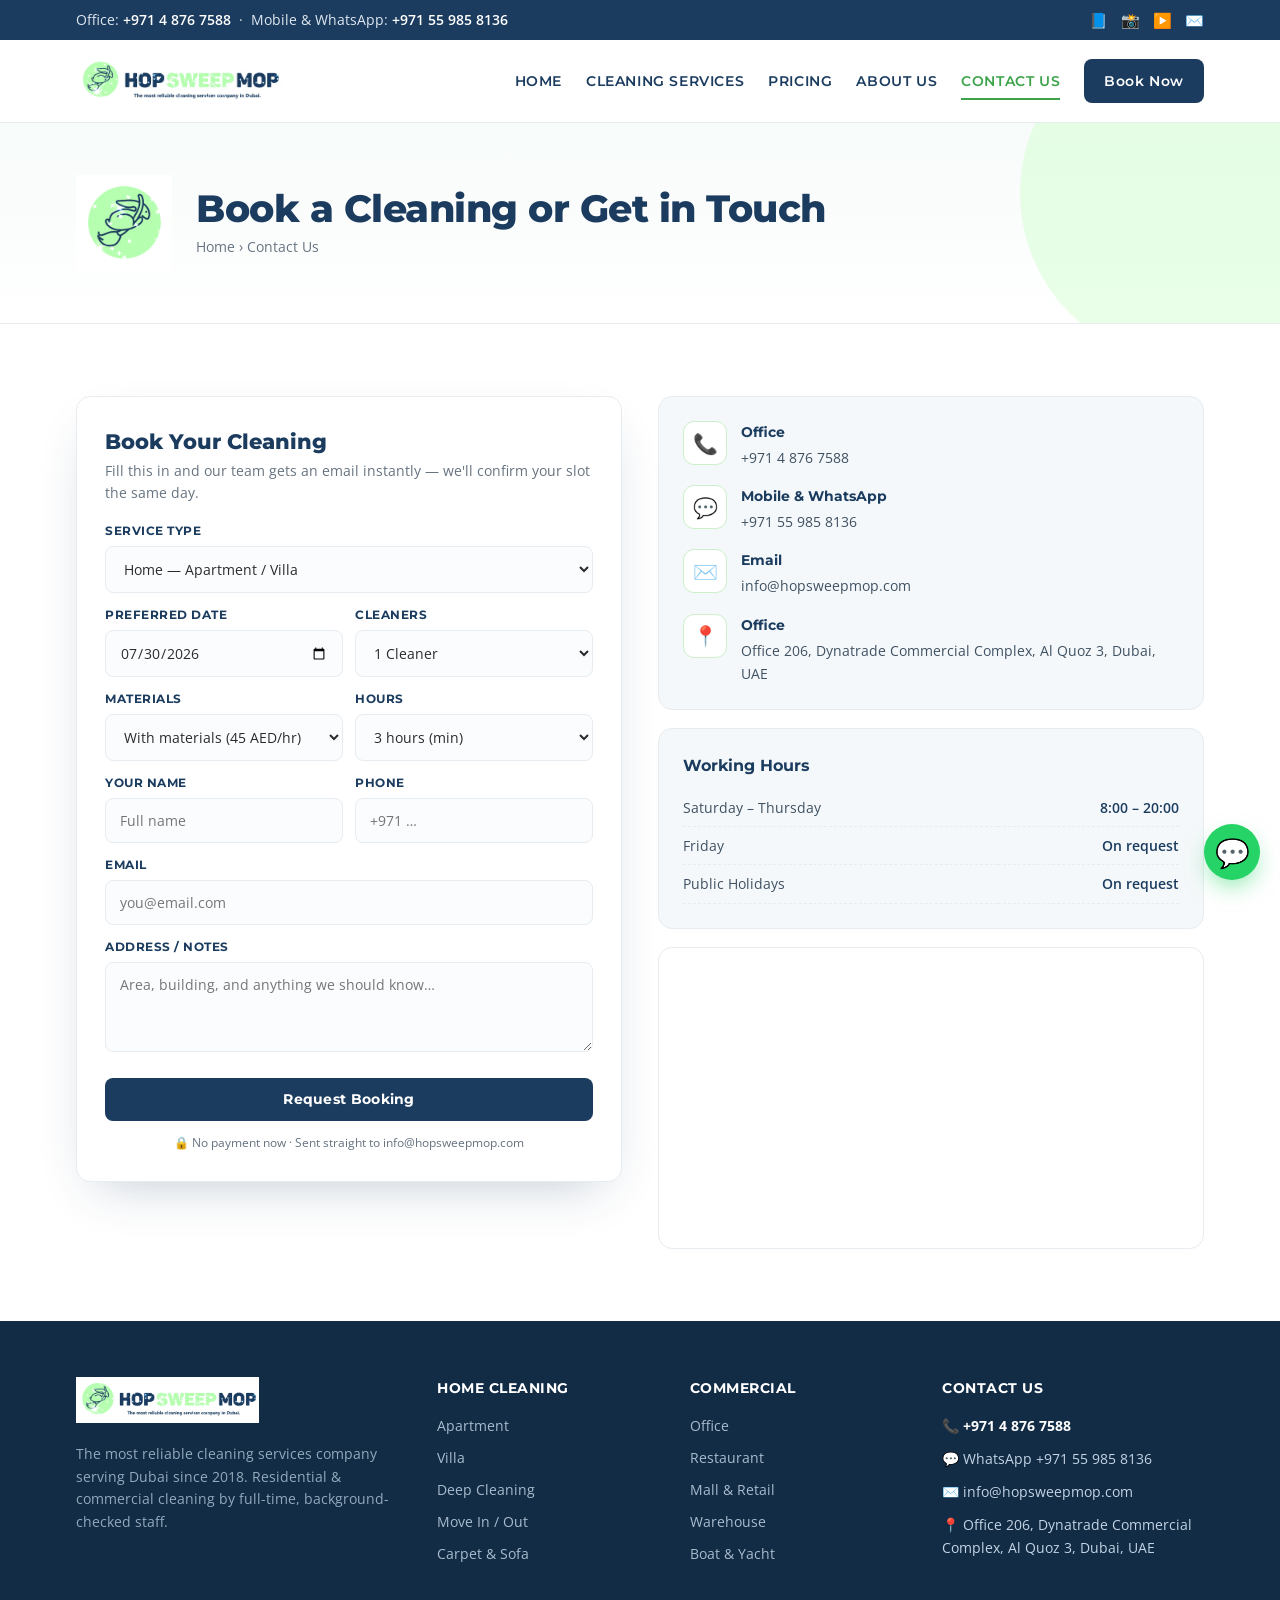
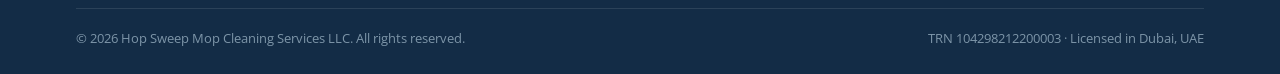
<file: contact.html>
<!DOCTYPE html><html lang="en"><head><meta charset="utf-8">
<title>Redirecting…</title>
<link rel="canonical" href="contact-cleaning.html">
<meta http-equiv="refresh" content="0; url=contact-cleaning.html">
<meta name="robots" content="noindex">
<script>location.replace("contact-cleaning.html"+location.hash);</script>
</head><body style="font-family:sans-serif;padding:40px">Redirecting… if nothing happens, <a href="contact-cleaning.html">click here</a>.</body></html>
</file>
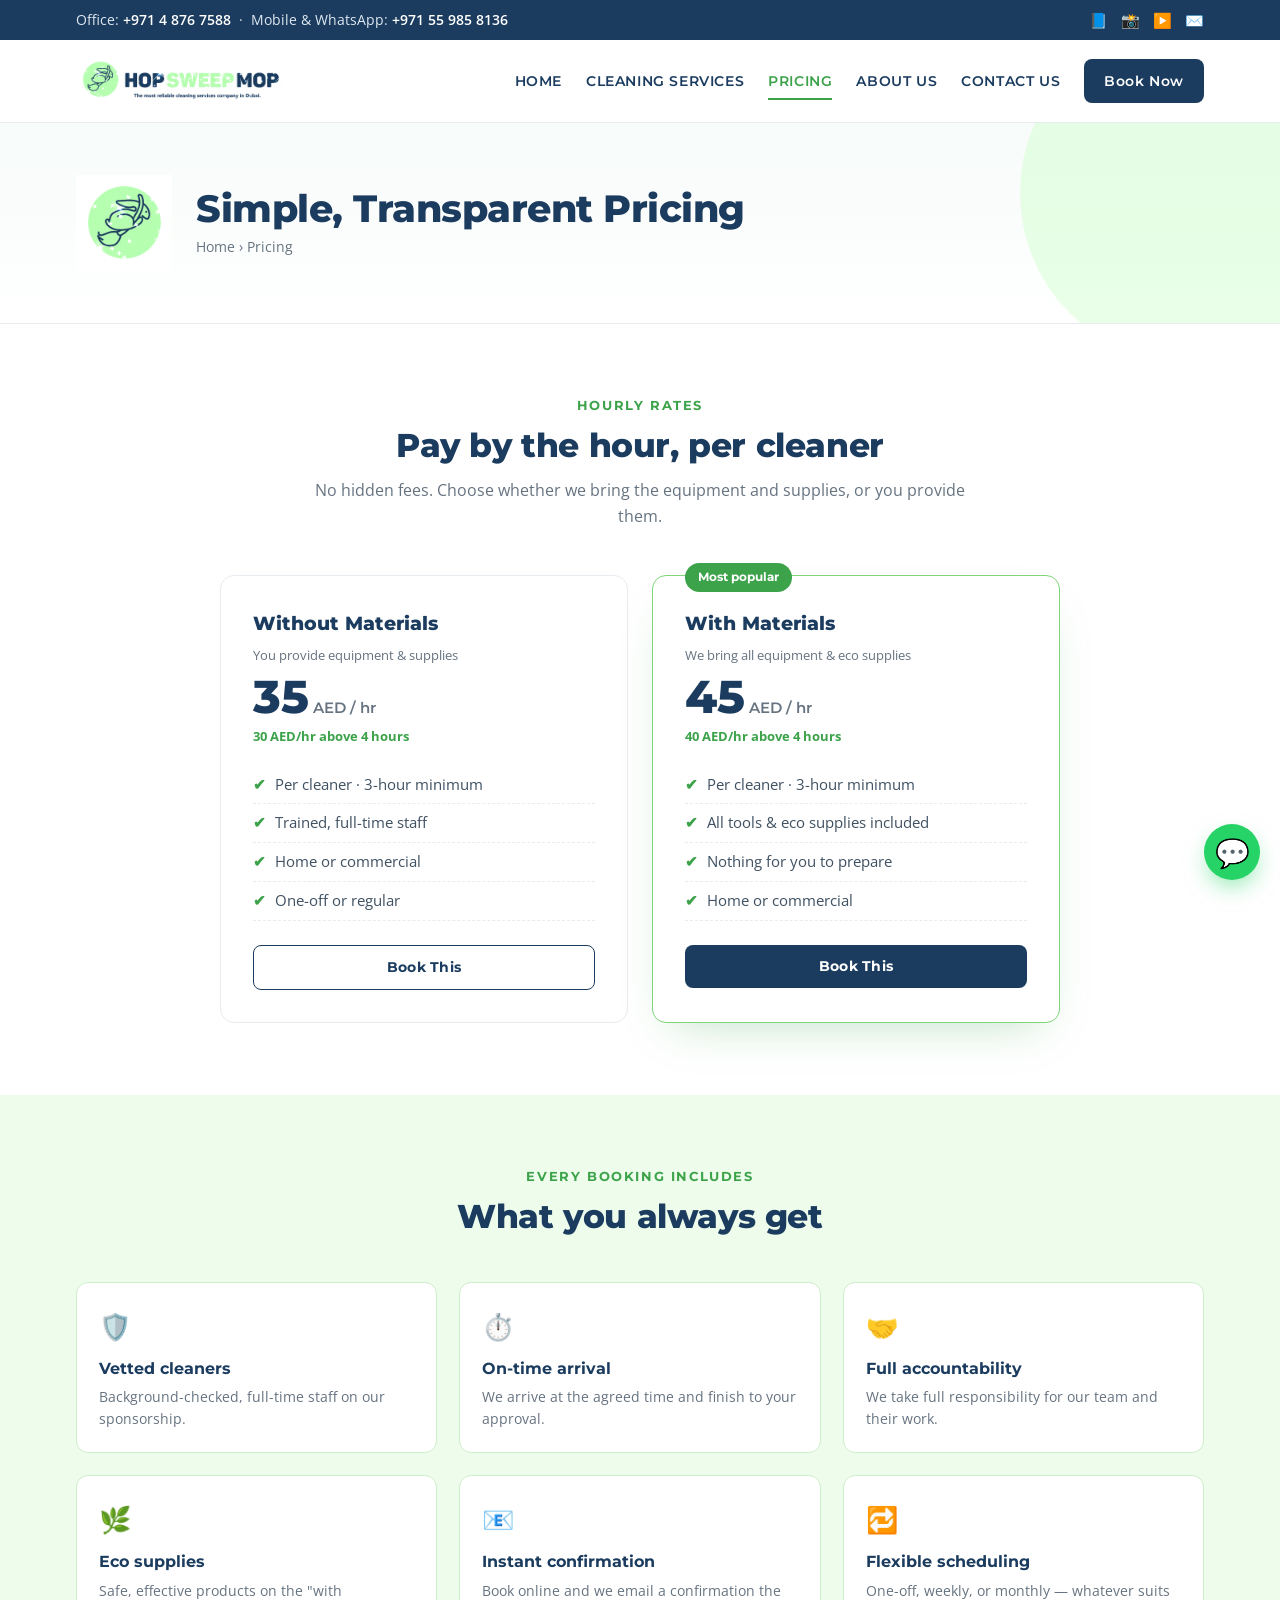
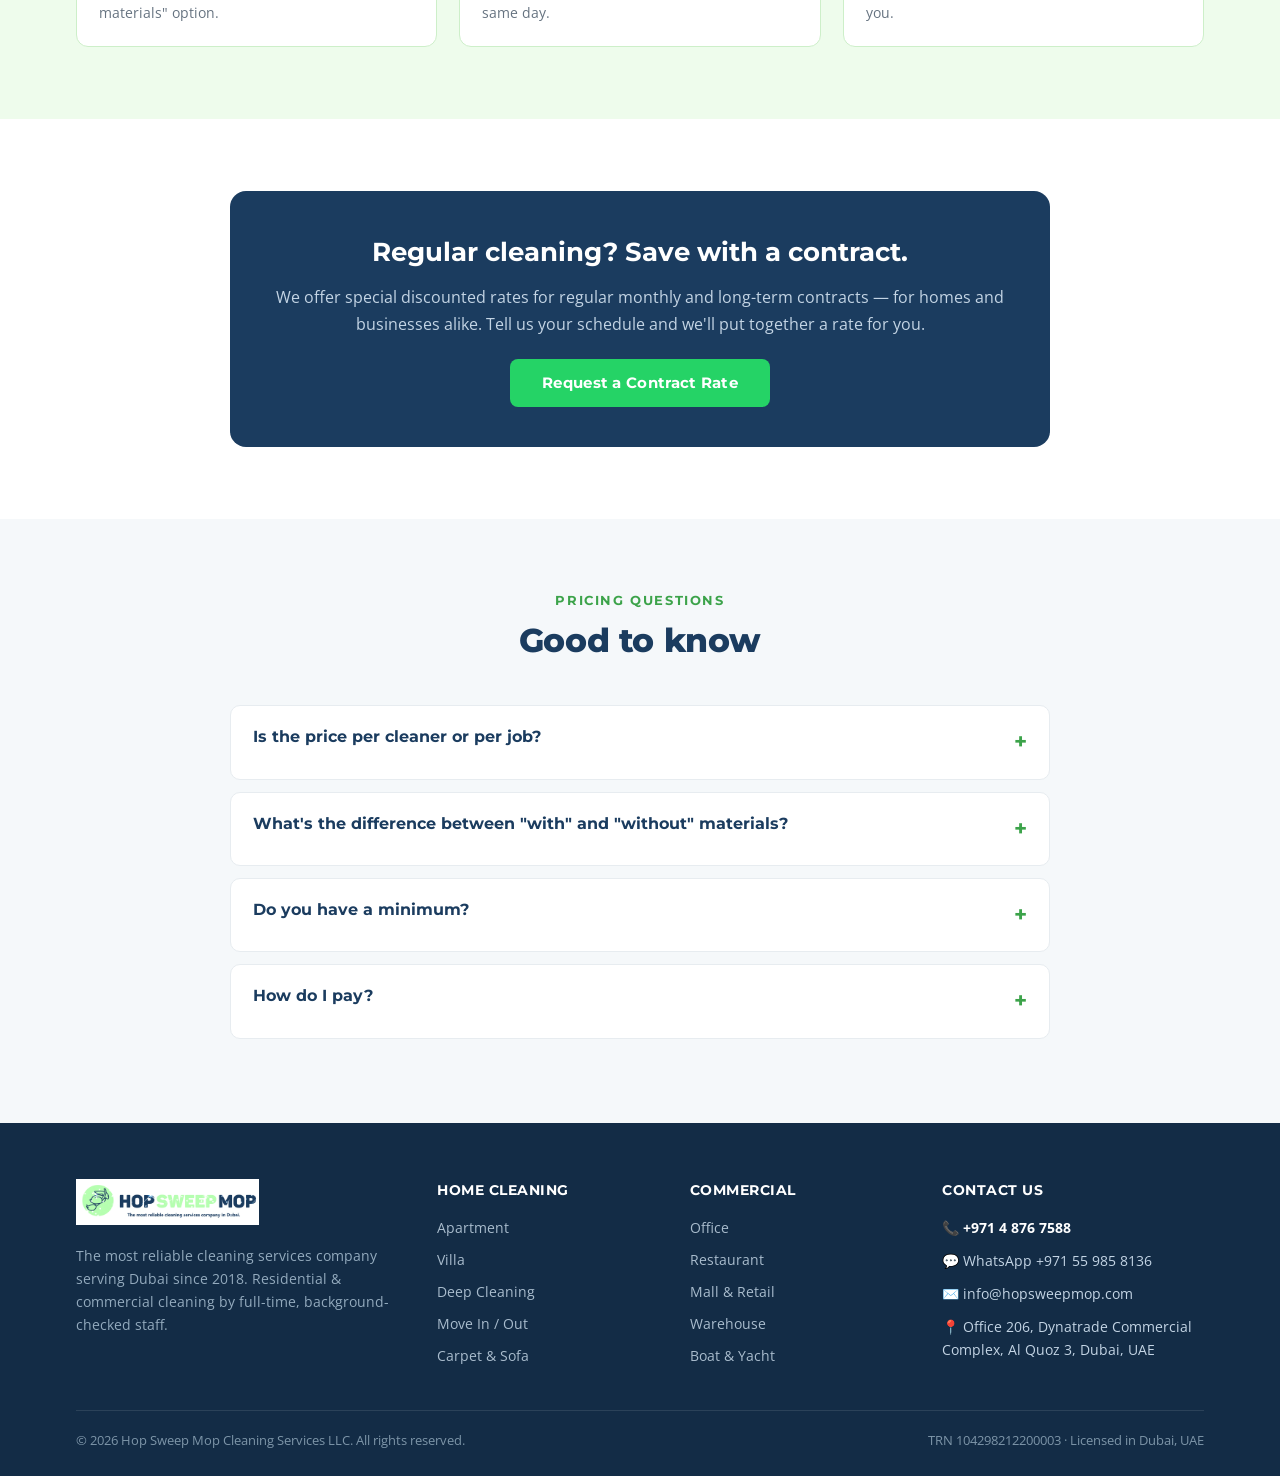
<file: pricing.html>
<!DOCTYPE html><html lang="en"><head><meta charset="utf-8">
<title>Redirecting…</title>
<link rel="canonical" href="cleaning-pricing.html">
<meta http-equiv="refresh" content="0; url=cleaning-pricing.html">
<meta name="robots" content="noindex">
<script>location.replace("cleaning-pricing.html"+location.hash);</script>
</head><body style="font-family:sans-serif;padding:40px">Redirecting… if nothing happens, <a href="cleaning-pricing.html">click here</a>.</body></html>
</file>
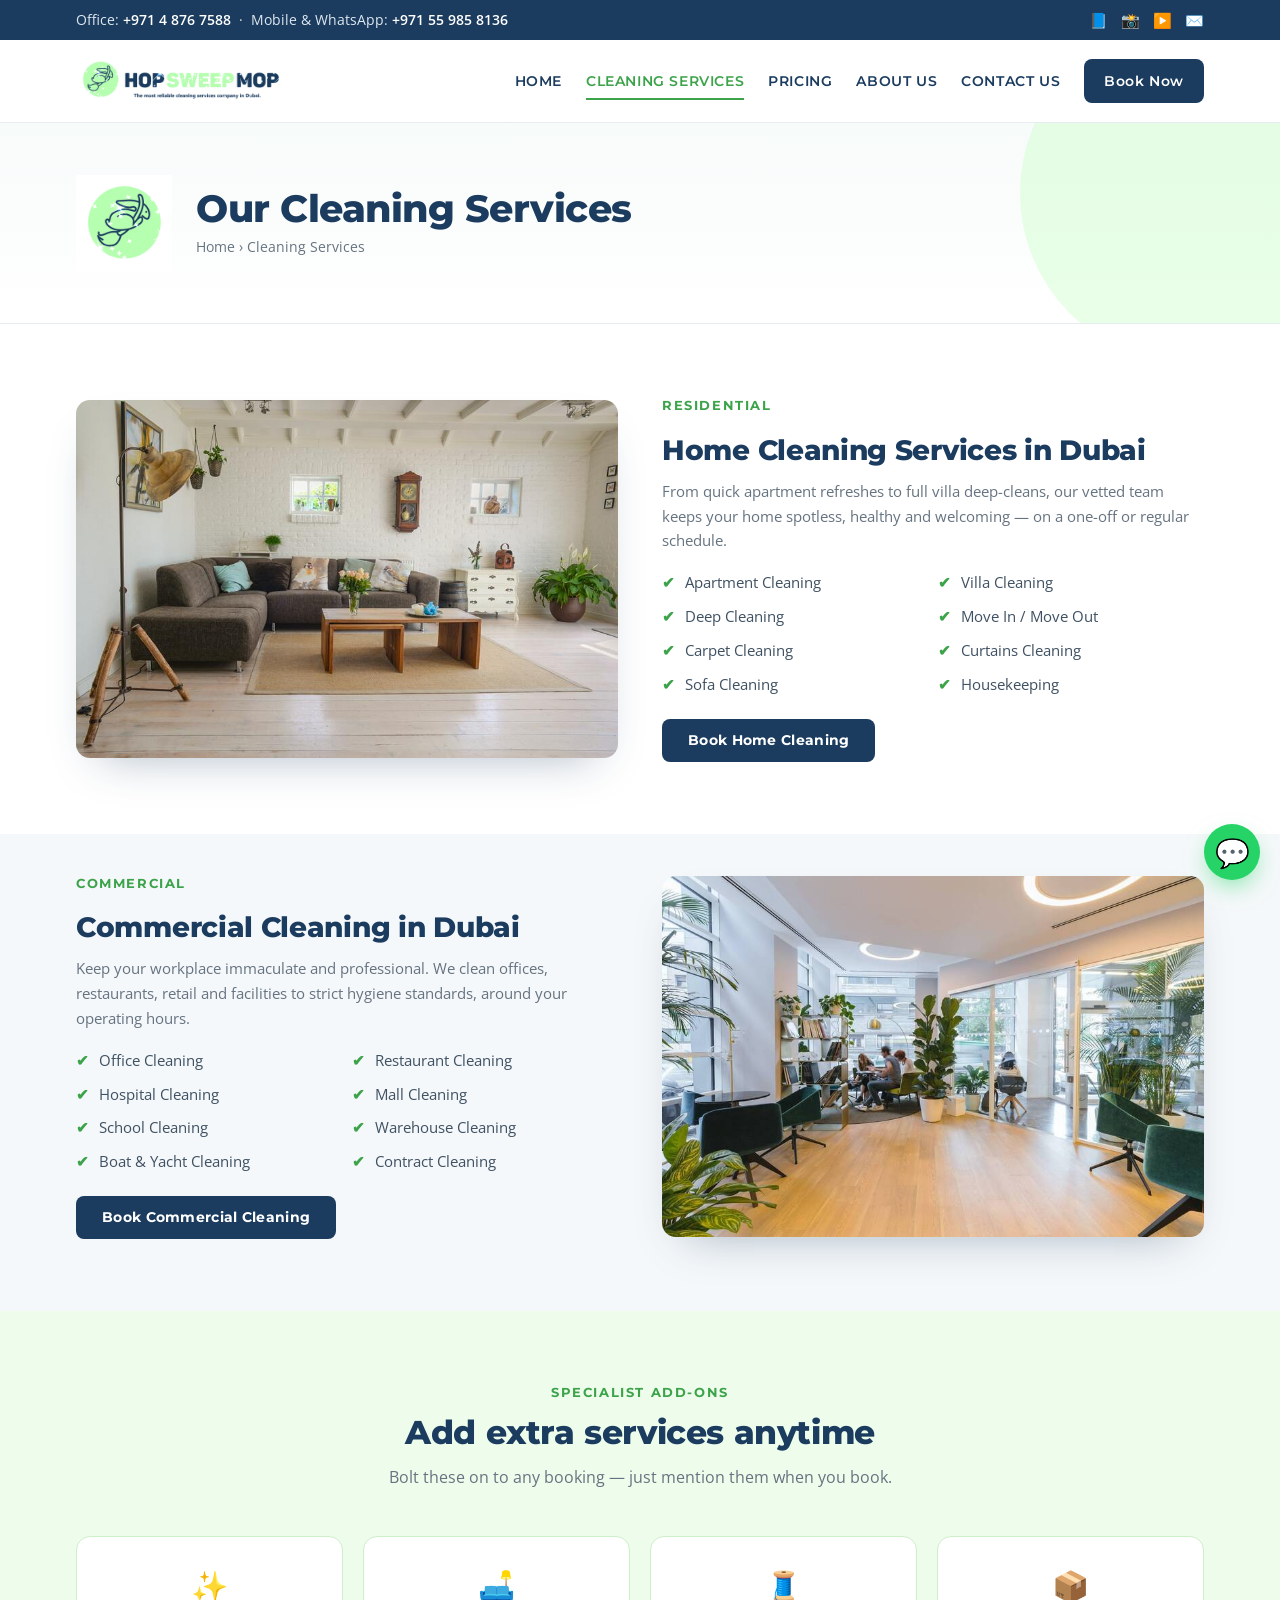
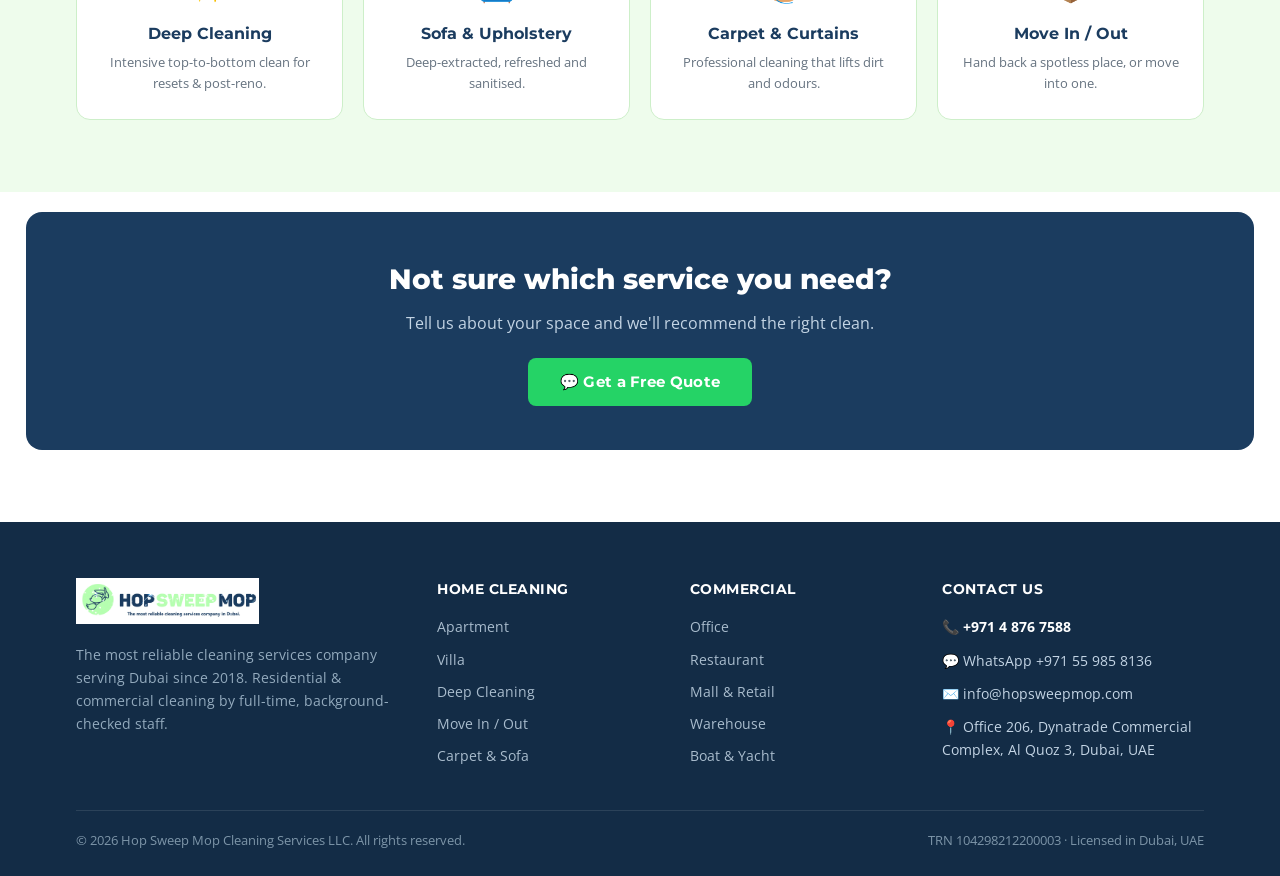
<file: services.html>
<!DOCTYPE html><html lang="en"><head><meta charset="utf-8">
<title>Redirecting…</title>
<link rel="canonical" href="cleaning-services.html">
<meta http-equiv="refresh" content="0; url=cleaning-services.html">
<meta name="robots" content="noindex">
<script>location.replace("cleaning-services.html"+location.hash);</script>
</head><body style="font-family:sans-serif;padding:40px">Redirecting… if nothing happens, <a href="cleaning-services.html">click here</a>.</body></html>
</file>
<file: style.css>
:root{
  --navy:#1B3C5F; --navy-d:#132c46; --green:#B6FFB1; --green-mid:#7ed67a;
  --green-deep:#3ca34a; --ink:#2b2b2b; --muted:#667380; --line:#e7ecf0;
  --soft:#f5f8fa; --soft-green:#eefcec; --wa:#25D366;
}
*{margin:0;padding:0;box-sizing:border-box}
html{scroll-behavior:smooth}
body{font-family:'Open Sans',-apple-system,Segoe UI,Roboto,sans-serif;color:var(--ink);background:#fff;line-height:1.65;-webkit-font-smoothing:antialiased}
h1,h2,h3,h4,h5,.mont{font-family:'Montserrat',sans-serif}
img{max-width:100%}
.wrap{max-width:1180px;margin:0 auto;padding:0 26px}
a{text-decoration:none;color:inherit}
.btn{display:inline-flex;align-items:center;gap:8px;font-family:'Montserrat';font-weight:700;font-size:14px;letter-spacing:.3px;padding:13px 26px;border-radius:8px;cursor:pointer;transition:.18s;border:none;line-height:1.2}
.btn-navy{background:var(--navy);color:#fff}
.btn-navy:hover{background:var(--navy-d);transform:translateY(-1px)}
.btn-green{background:var(--green-deep);color:#fff}
.btn-green:hover{background:#2f8c3d;transform:translateY(-1px)}
.btn-wa{background:var(--wa);color:#fff}
.btn-wa:hover{background:#1eb457;transform:translateY(-1px)}
.btn-out{background:#fff;color:var(--navy);border:1.5px solid var(--navy)}
.btn-out:hover{background:var(--navy);color:#fff}
.btn-lg{padding:15px 32px;font-size:15px}

/* Topbar */
.topbar{background:var(--navy);color:#dfe8f0;font-size:13.5px}
.topbar .wrap{display:flex;justify-content:space-between;align-items:center;height:40px}
.topbar b{color:#fff;font-weight:600}
.topbar .soc a{margin-left:13px;color:#cfe0ef;font-size:15px}
.topbar .soc a:hover{color:var(--green)}

/* Header */
header.site{position:sticky;top:0;z-index:40;background:#fff;border-bottom:1px solid var(--line)}
header.site .wrap{display:flex;align-items:center;justify-content:space-between;height:82px}
.logo img{height:52px;display:block}
nav.menu{display:flex;gap:24px;align-items:center;font-family:'Montserrat';font-weight:600;font-size:13.5px;letter-spacing:.6px;text-transform:uppercase;color:var(--navy)}
nav.menu a{color:var(--navy);position:relative;padding:4px 0}
nav.menu a.active,nav.menu a:hover{color:var(--green-deep)}
nav.menu a.active:after{content:"";position:absolute;left:0;right:0;bottom:-4px;height:2px;background:var(--green-deep)}
nav.menu a.navbtn{color:#fff !important;padding:11px 20px;border-radius:8px;background:var(--navy);text-transform:none;font-size:13.5px}
nav.menu a.navbtn:hover{background:var(--navy-d)}

/* generic section */
section{padding:72px 0}
.sh{text-align:center;max-width:660px;margin:0 auto 46px}
.sh.left{text-align:left;margin-left:0}
.eyebrow{font-family:'Montserrat';color:var(--green-deep);font-weight:700;font-size:12.5px;letter-spacing:1.6px;text-transform:uppercase;margin-bottom:10px}
.sh h2{font-size:33px;font-weight:800;color:var(--navy);letter-spacing:-.4px;line-height:1.15;margin-bottom:12px}
.sh p{color:var(--muted);font-size:16px}

/* page hero (inner) */
.phero{background:linear-gradient(180deg,#f7fbfa,#fff);border-bottom:1px solid var(--line);position:relative;overflow:hidden}
.phero:before{content:"";position:absolute;top:-100px;right:-80px;width:340px;height:340px;border-radius:50%;background:var(--green);opacity:.3}
.phero .wrap{position:relative;padding:52px 26px;display:flex;align-items:center;gap:24px}
.phero img.masc{width:96px;height:96px;flex:0 0 auto}
.phero h1{font-size:38px;font-weight:800;color:var(--navy);letter-spacing:-.5px;line-height:1.12}
.phero .crumb{font-size:13.5px;color:var(--muted);margin-top:6px}
.phero .crumb a:hover{color:var(--green-deep)}

/* strip */
.strip{background:var(--navy);color:#fff}
.strip .wrap{display:flex;justify-content:space-between;gap:18px;flex-wrap:wrap;padding:18px 26px}
.strip .i{display:flex;align-items:center;gap:11px;font-size:14px;font-weight:600;color:#eaf1f8}
.strip .i .ic{font-size:20px}

/* footer */
footer{background:var(--navy-d);color:#a9bccd;padding:56px 0 24px;font-size:14px}
.fg{display:grid;grid-template-columns:1.5fr 1fr 1fr 1.2fr;gap:34px;padding-bottom:34px;border-bottom:1px solid rgba(255,255,255,.1)}
footer img.flogo{height:46px;margin-bottom:14px}
footer p.d{color:#93aabd;line-height:1.7;font-size:13.5px}
footer h5{font-family:'Montserrat';color:#fff;font-size:14px;font-weight:700;margin-bottom:14px;text-transform:uppercase;letter-spacing:.5px}
footer ul{list-style:none}
footer ul li{margin-bottom:9px}
footer ul li a:hover{color:var(--green)}
.fc div{margin-bottom:10px;color:#c3d4e4}
.fc b{color:#fff}
.fb{display:flex;justify-content:space-between;padding-top:20px;font-size:12.5px;color:#7d95a8;flex-wrap:wrap;gap:6px}

/* WhatsApp float */
.wafloat{position:fixed;right:20px;bottom:20px;width:56px;height:56px;border-radius:50%;background:var(--wa);color:#fff;display:flex;align-items:center;justify-content:center;font-size:28px;box-shadow:0 10px 24px -6px rgba(37,211,102,.6);z-index:60}
.wafloat:hover{transform:scale(1.06)}

@media(max-width:900px){
 nav.menu,.topbar{display:none}
 .phero h1{font-size:29px}
}
</file>
